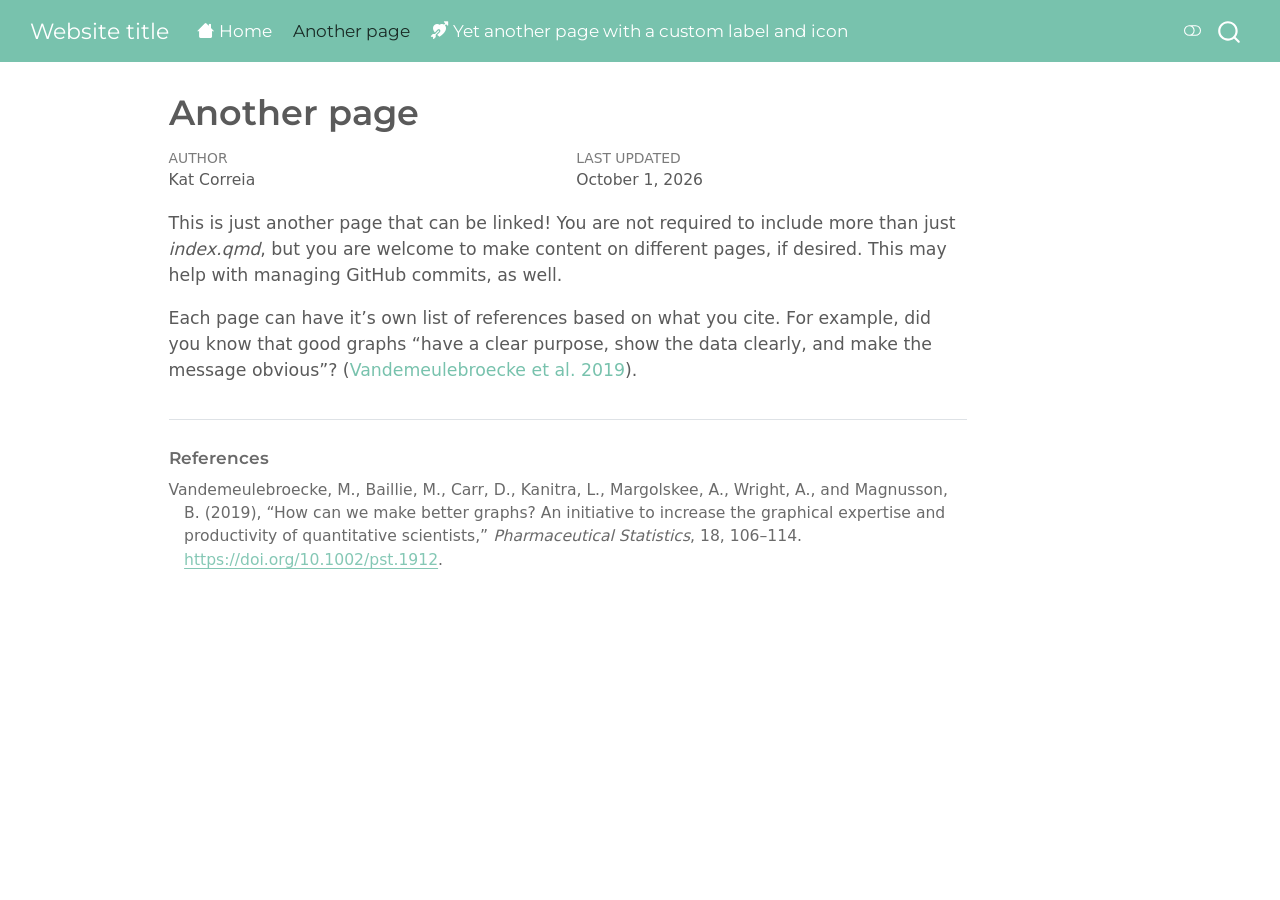
<file: docs/another-page.html>
<!DOCTYPE html>
<html xmlns="http://www.w3.org/1999/xhtml" lang="en" xml:lang="en"><head>

<meta charset="utf-8">
<meta name="generator" content="quarto-1.9.36">

<meta name="viewport" content="width=device-width, initial-scale=1.0, user-scalable=yes">

<meta name="author" content="Kat Correia">
<meta name="dcterms.date" content="2026-10-01">

<title>Another page – Website title</title>
<style>
/* Default styles provided by pandoc.
** See https://pandoc.org/MANUAL.html#variables-for-html for config info.
*/
code{white-space: pre-wrap;}
span.smallcaps{font-variant: small-caps;}
div.columns{display: flex; gap: min(4vw, 1.5em);}
div.column{flex: auto; overflow-x: auto;}
div.hanging-indent{margin-left: 1.5em; text-indent: -1.5em;}
ul.task-list{list-style: none;}
ul.task-list li input[type="checkbox"] {
  width: 0.8em;
  margin: 0 0.8em 0.2em -1em; /* quarto-specific, see https://github.com/quarto-dev/quarto-cli/issues/4556 */ 
  vertical-align: middle;
}
/* CSS for citations */
div.csl-bib-body { }
div.csl-entry {
  clear: both;
  margin-bottom: 0em;
}
.hanging-indent div.csl-entry {
  margin-left:2em;
  text-indent:-2em;
}
div.csl-left-margin {
  min-width:2em;
  float:left;
}
div.csl-right-inline {
  margin-left:2em;
  padding-left:1em;
}
div.csl-indent {
  margin-left: 2em;
}</style>


<script src="site_libs/quarto-nav/quarto-nav.js"></script>
<script src="site_libs/quarto-nav/headroom.min.js"></script>
<script src="site_libs/clipboard/clipboard.min.js"></script>
<script src="site_libs/quarto-search/autocomplete.umd.js"></script>
<script src="site_libs/quarto-search/fuse.min.js"></script>
<script src="site_libs/quarto-search/quarto-search.js"></script>
<meta name="quarto:offset" content="./">
<script src="site_libs/quarto-html/quarto.js" type="module"></script>
<script src="site_libs/quarto-html/tabsets/tabsets.js" type="module"></script>
<script src="site_libs/quarto-html/popper.min.js"></script>
<script src="site_libs/quarto-html/tippy.umd.min.js"></script>
<script src="site_libs/quarto-html/anchor.min.js"></script>
<link href="site_libs/quarto-html/tippy.css" rel="stylesheet">
<link href="site_libs/quarto-html/quarto-syntax-highlighting-845c23b38eaddc0f92fda52bfe77a8c8.css" rel="stylesheet" class="quarto-color-scheme" id="quarto-text-highlighting-styles">
<link href="site_libs/quarto-html/quarto-syntax-highlighting-dark-f418161beb48e0141c760e455f12af2c.css" rel="stylesheet" class="quarto-color-scheme quarto-color-alternate" id="quarto-text-highlighting-styles">
<link href="site_libs/quarto-html/quarto-syntax-highlighting-845c23b38eaddc0f92fda52bfe77a8c8.css" rel="stylesheet" class="quarto-color-scheme-extra" id="quarto-text-highlighting-styles">
<script src="site_libs/bootstrap/bootstrap.min.js"></script>
<link href="site_libs/bootstrap/bootstrap-icons.css" rel="stylesheet">
<link href="site_libs/bootstrap/bootstrap-8f299740da04cafd9bbed937f54ebc47.min.css" rel="stylesheet" append-hash="true" class="quarto-color-scheme" id="quarto-bootstrap" data-mode="light">
<link href="site_libs/bootstrap/bootstrap-dark-8ee5053aeeae364506ec55f3a04e01df.min.css" rel="stylesheet" append-hash="true" class="quarto-color-scheme quarto-color-alternate" id="quarto-bootstrap" data-mode="dark">
<link href="site_libs/bootstrap/bootstrap-8f299740da04cafd9bbed937f54ebc47.min.css" rel="stylesheet" append-hash="true" class="quarto-color-scheme-extra" id="quarto-bootstrap" data-mode="light">
<script id="quarto-search-options" type="application/json">{
  "location": "navbar",
  "copy-button": false,
  "collapse-after": 3,
  "panel-placement": "end",
  "type": "overlay",
  "limit": 50,
  "keyboard-shortcut": [
    "f",
    "/",
    "s"
  ],
  "show-item-context": false,
  "language": {
    "search-no-results-text": "No results",
    "search-matching-documents-text": "matching documents",
    "search-copy-link-title": "Copy link to search",
    "search-hide-matches-text": "Hide additional matches",
    "search-more-match-text": "more match in this document",
    "search-more-matches-text": "more matches in this document",
    "search-clear-button-title": "Clear",
    "search-text-placeholder": "",
    "search-detached-cancel-button-title": "Cancel",
    "search-submit-button-title": "Submit",
    "search-label": "Search"
  }
}</script>


<link rel="stylesheet" href="styles.css">
</head>

<body class="nav-fixed quarto-light"><script id="quarto-html-before-body" type="application/javascript">
    const toggleBodyColorMode = (bsSheetEl) => {
      const mode = bsSheetEl.getAttribute("data-mode");
      const bodyEl = window.document.querySelector("body");
      if (mode === "dark") {
        bodyEl.classList.add("quarto-dark");
        bodyEl.classList.remove("quarto-light");
      } else {
        bodyEl.classList.add("quarto-light");
        bodyEl.classList.remove("quarto-dark");
      }
    }
    const toggleBodyColorPrimary = () => {
      const bsSheetEl = window.document.querySelector("link#quarto-bootstrap:not([rel=disabled-stylesheet])");
      if (bsSheetEl) {
        toggleBodyColorMode(bsSheetEl);
      }
    }
    const setColorSchemeToggle = (alternate) => {
      const toggles = window.document.querySelectorAll('.quarto-color-scheme-toggle');
      for (let i=0; i < toggles.length; i++) {
        const toggle = toggles[i];
        if (toggle) {
          if (alternate) {
            toggle.classList.add("alternate");
          } else {
            toggle.classList.remove("alternate");
          }
        }
      }
    };
    const toggleColorMode = (alternate) => {
      // Switch the stylesheets
      const primaryStylesheets = window.document.querySelectorAll('link.quarto-color-scheme:not(.quarto-color-alternate)');
      const alternateStylesheets = window.document.querySelectorAll('link.quarto-color-scheme.quarto-color-alternate');
      manageTransitions('#quarto-margin-sidebar .nav-link', false);
      if (alternate) {
        // note: dark is layered on light, we don't disable primary!
        enableStylesheet(alternateStylesheets);
        for (const sheetNode of alternateStylesheets) {
          if (sheetNode.id === "quarto-bootstrap") {
            toggleBodyColorMode(sheetNode);
          }
        }
      } else {
        disableStylesheet(alternateStylesheets);
        enableStylesheet(primaryStylesheets)
        toggleBodyColorPrimary();
      }
      manageTransitions('#quarto-margin-sidebar .nav-link', true);
      // Switch the toggles
      setColorSchemeToggle(alternate)
      // Hack to workaround the fact that safari doesn't
      // properly recolor the scrollbar when toggling (#1455)
      if (navigator.userAgent.indexOf('Safari') > 0 && navigator.userAgent.indexOf('Chrome') == -1) {
        manageTransitions("body", false);
        window.scrollTo(0, 1);
        setTimeout(() => {
          window.scrollTo(0, 0);
          manageTransitions("body", true);
        }, 40);
      }
    }
    const disableStylesheet = (stylesheets) => {
      for (let i=0; i < stylesheets.length; i++) {
        const stylesheet = stylesheets[i];
        stylesheet.rel = 'disabled-stylesheet';
      }
    }
    const enableStylesheet = (stylesheets) => {
      for (let i=0; i < stylesheets.length; i++) {
        const stylesheet = stylesheets[i];
        if(stylesheet.rel !== 'stylesheet') { // for Chrome, which will still FOUC without this check
          stylesheet.rel = 'stylesheet';
        }
      }
    }
    const manageTransitions = (selector, allowTransitions) => {
      const els = window.document.querySelectorAll(selector);
      for (let i=0; i < els.length; i++) {
        const el = els[i];
        if (allowTransitions) {
          el.classList.remove('notransition');
        } else {
          el.classList.add('notransition');
        }
      }
    }
    const isFileUrl = () => {
      return window.location.protocol === 'file:';
    }
    const hasAlternateSentinel = () => {
      let styleSentinel = getColorSchemeSentinel();
      if (styleSentinel !== null) {
        return styleSentinel === "alternate";
      } else {
        return false;
      }
    }
    const setStyleSentinel = (alternate) => {
      const value = alternate ? "alternate" : "default";
      if (!isFileUrl()) {
        window.localStorage.setItem("quarto-color-scheme", value);
      } else {
        localAlternateSentinel = value;
      }
    }
    const getColorSchemeSentinel = () => {
      if (!isFileUrl()) {
        const storageValue = window.localStorage.getItem("quarto-color-scheme");
        return storageValue != null ? storageValue : localAlternateSentinel;
      } else {
        return localAlternateSentinel;
      }
    }
    const toggleGiscusIfUsed = (isAlternate, darkModeDefault) => {
      const baseTheme = document.querySelector('#giscus-base-theme')?.value ?? 'light';
      const alternateTheme = document.querySelector('#giscus-alt-theme')?.value ?? 'dark';
      let newTheme = '';
      if(authorPrefersDark) {
        newTheme = isAlternate ? baseTheme : alternateTheme;
      } else {
        newTheme = isAlternate ? alternateTheme : baseTheme;
      }
      const changeGiscusTheme = () => {
        // From: https://github.com/giscus/giscus/issues/336
        const sendMessage = (message) => {
          const iframe = document.querySelector('iframe.giscus-frame');
          if (!iframe) return;
          iframe.contentWindow.postMessage({ giscus: message }, 'https://giscus.app');
        }
        sendMessage({
          setConfig: {
            theme: newTheme
          }
        });
      }
      const isGiscussLoaded = window.document.querySelector('iframe.giscus-frame') !== null;
      if (isGiscussLoaded) {
        changeGiscusTheme();
      }
    };
    const authorPrefersDark = false;
    const darkModeDefault = authorPrefersDark;
      document.querySelector('link#quarto-text-highlighting-styles.quarto-color-scheme-extra').rel = 'disabled-stylesheet';
      document.querySelector('link#quarto-bootstrap.quarto-color-scheme-extra').rel = 'disabled-stylesheet';
    let localAlternateSentinel = darkModeDefault ? 'alternate' : 'default';
    // Dark / light mode switch
    window.quartoToggleColorScheme = () => {
      // Read the current dark / light value
      let toAlternate = !hasAlternateSentinel();
      toggleColorMode(toAlternate);
      setStyleSentinel(toAlternate);
      toggleGiscusIfUsed(toAlternate, darkModeDefault);
      window.dispatchEvent(new Event('resize'));
    };
    // Switch to dark mode if need be
    if (hasAlternateSentinel()) {
      toggleColorMode(true);
    } else {
      toggleColorMode(false);
    }
  </script>

<div id="quarto-search-results"></div>
  <header id="quarto-header" class="headroom fixed-top">
    <nav class="navbar navbar-expand-lg " data-bs-theme="dark">
      <div class="navbar-container container-fluid">
      <div class="navbar-brand-container mx-auto">
    <a class="navbar-brand" href="./index.html">
    <span class="navbar-title">Website title</span>
    </a>
  </div>
            <div id="quarto-search" class="" title="Search"></div>
          <button class="navbar-toggler" type="button" data-bs-toggle="collapse" data-bs-target="#navbarCollapse" aria-controls="navbarCollapse" role="menu" aria-expanded="false" aria-label="Toggle navigation" onclick="if (window.quartoToggleHeadroom) { window.quartoToggleHeadroom(); }">
  <span class="navbar-toggler-icon"></span>
</button>
          <div class="collapse navbar-collapse" id="navbarCollapse">
            <ul class="navbar-nav navbar-nav-scroll me-auto">
  <li class="nav-item">
    <a class="nav-link" href="./index.html"> <i class="bi bi-house" role="img">
</i> 
<span class="menu-text">Home</span></a>
  </li>  
  <li class="nav-item">
    <a class="nav-link active" href="./another-page.html" aria-current="page"> 
<span class="menu-text">Another page</span></a>
  </li>  
  <li class="nav-item">
    <a class="nav-link" href="./yet-another-page.html"> <i class="bi bi-arrow-through-heart-fill" role="img">
</i> 
<span class="menu-text">Yet another page with a custom label and icon</span></a>
  </li>  
</ul>
          </div> <!-- /navcollapse -->
            <div class="quarto-navbar-tools">
  <a href="" class="quarto-color-scheme-toggle quarto-navigation-tool  px-1" onclick="window.quartoToggleColorScheme(); return false;" title="Toggle dark mode"><i class="bi"></i></a>
</div>
      </div> <!-- /container-fluid -->
    </nav>
</header>
<!-- content -->
<div id="quarto-content" class="quarto-container page-columns page-rows-contents page-layout-article page-navbar">
<!-- sidebar -->
<!-- margin-sidebar -->
    <div id="quarto-margin-sidebar" class="sidebar margin-sidebar zindex-bottom">
        
    </div>
<!-- main -->
<main class="content" id="quarto-document-content">


<header id="title-block-header" class="quarto-title-block default">
<div class="quarto-title">
<h1 class="title">Another page</h1>
</div>



<div class="quarto-title-meta">

    <div>
    <div class="quarto-title-meta-heading">Author</div>
    <div class="quarto-title-meta-contents">
             <p>Kat Correia </p>
          </div>
  </div>
    
    <div>
    <div class="quarto-title-meta-heading">Last updated</div>
    <div class="quarto-title-meta-contents">
      <p class="date">October 1, 2026</p>
    </div>
  </div>
  
    
  </div>
  


</header>


<p>This is just another page that can be linked! You are not required to include more than just <em>index.qmd</em>, but you are welcome to make content on different pages, if desired. This may help with managing GitHub commits, as well.</p>
<p>Each page can have it’s own list of references based on what you cite. For example, did you know that good graphs “have a clear purpose, show the data clearly, and make the message obvious”? <span class="citation" data-cites="vandem2019">(<a href="#ref-vandem2019" role="doc-biblioref">Vandemeulebroecke et al. 2019</a>)</span>.</p>




<div id="quarto-appendix" class="default"><section class="quarto-appendix-contents" role="doc-bibliography" id="quarto-bibliography"><h2 class="anchored quarto-appendix-heading">References</h2><div id="refs" class="references csl-bib-body hanging-indent" data-entry-spacing="0" role="list">
<div id="ref-vandem2019" class="csl-entry" role="listitem">
Vandemeulebroecke, M., Baillie, M., Carr, D., Kanitra, L., Margolskee, A., Wright, A., and Magnusson, B. (2019), <span>“How can we make better graphs? An initiative to increase the graphical expertise and productivity of quantitative scientists,”</span> <em>Pharmaceutical Statistics</em>, 18, 106–114. <a href="https://doi.org/10.1002/pst.1912">https://doi.org/10.1002/pst.1912</a>.
</div>
</div></section></div></main> <!-- /main -->
<script id="quarto-html-after-body" type="application/javascript">
  window.document.addEventListener("DOMContentLoaded", function (event) {
    // Ensure there is a toggle, if there isn't float one in the top right
    if (window.document.querySelector('.quarto-color-scheme-toggle') === null) {
      const a = window.document.createElement('a');
      a.classList.add('top-right');
      a.classList.add('quarto-color-scheme-toggle');
      a.href = "";
      a.onclick = function() { try { window.quartoToggleColorScheme(); } catch {} return false; };
      const i = window.document.createElement("i");
      i.classList.add('bi');
      a.appendChild(i);
      window.document.body.appendChild(a);
    }
    setColorSchemeToggle(hasAlternateSentinel())
    const icon = "";
    const anchorJS = new window.AnchorJS();
    anchorJS.options = {
      placement: 'right',
      icon: icon
    };
    anchorJS.add('.anchored');
    const isCodeAnnotation = (el) => {
      for (const clz of el.classList) {
        if (clz.startsWith('code-annotation-')) {                     
          return true;
        }
      }
      return false;
    }
    const onCopySuccess = function(e) {
      // button target
      const button = e.trigger;
      // don't keep focus
      button.blur();
      // flash "checked"
      button.classList.add('code-copy-button-checked');
      var currentTitle = button.getAttribute("title");
      button.setAttribute("title", "Copied!");
      let tooltip;
      if (window.bootstrap) {
        button.setAttribute("data-bs-toggle", "tooltip");
        button.setAttribute("data-bs-placement", "left");
        button.setAttribute("data-bs-title", "Copied!");
        tooltip = new bootstrap.Tooltip(button, 
          { trigger: "manual", 
            customClass: "code-copy-button-tooltip",
            offset: [0, -8]});
        tooltip.show();    
      }
      setTimeout(function() {
        if (tooltip) {
          tooltip.hide();
          button.removeAttribute("data-bs-title");
          button.removeAttribute("data-bs-toggle");
          button.removeAttribute("data-bs-placement");
        }
        button.setAttribute("title", currentTitle);
        button.classList.remove('code-copy-button-checked');
      }, 1000);
      // clear code selection
      e.clearSelection();
    }
    const getTextToCopy = function(trigger) {
      const outerScaffold = trigger.parentElement.cloneNode(true);
      const codeEl = outerScaffold.querySelector('code');
      for (const childEl of codeEl.children) {
        if (isCodeAnnotation(childEl)) {
          childEl.remove();
        }
      }
      return codeEl.innerText;
    }
    const clipboard = new window.ClipboardJS('.code-copy-button:not([data-in-quarto-modal])', {
      text: getTextToCopy
    });
    clipboard.on('success', onCopySuccess);
    if (window.document.getElementById('quarto-embedded-source-code-modal')) {
      const clipboardModal = new window.ClipboardJS('.code-copy-button[data-in-quarto-modal]', {
        text: getTextToCopy,
        container: window.document.getElementById('quarto-embedded-source-code-modal')
      });
      clipboardModal.on('success', onCopySuccess);
    }
      var localhostRegex = new RegExp(/^(?:http|https):\/\/localhost\:?[0-9]*\//);
      var mailtoRegex = new RegExp(/^mailto:/);
        var filterRegex = new RegExp('/' + window.location.host + '/');
      var isInternal = (href) => {
          return filterRegex.test(href) || localhostRegex.test(href) || mailtoRegex.test(href);
      }
      // Inspect non-navigation links and adorn them if external
     var links = window.document.querySelectorAll('a[href]:not(.nav-link):not(.navbar-brand):not(.toc-action):not(.sidebar-link):not(.sidebar-item-toggle):not(.pagination-link):not(.no-external):not([aria-hidden]):not(.dropdown-item):not(.quarto-navigation-tool):not(.about-link)');
      for (var i=0; i<links.length; i++) {
        const link = links[i];
        if (!isInternal(link.href)) {
          // undo the damage that might have been done by quarto-nav.js in the case of
          // links that we want to consider external
          if (link.dataset.originalHref !== undefined) {
            link.href = link.dataset.originalHref;
          }
        }
      }
    function tippyHover(el, contentFn, onTriggerFn, onUntriggerFn) {
      const config = {
        allowHTML: true,
        maxWidth: 500,
        delay: 100,
        arrow: false,
        appendTo: function(el) {
            return el.parentElement;
        },
        interactive: true,
        interactiveBorder: 10,
        theme: 'quarto',
        placement: 'bottom-start',
      };
      if (contentFn) {
        config.content = contentFn;
      }
      if (onTriggerFn) {
        config.onTrigger = onTriggerFn;
      }
      if (onUntriggerFn) {
        config.onUntrigger = onUntriggerFn;
      }
      window.tippy(el, config); 
    }
    const noterefs = window.document.querySelectorAll('a[role="doc-noteref"]');
    for (var i=0; i<noterefs.length; i++) {
      const ref = noterefs[i];
      tippyHover(ref, function() {
        // use id or data attribute instead here
        let href = ref.getAttribute('data-footnote-href') || ref.getAttribute('href');
        try { href = new URL(href).hash; } catch {}
        const id = href.replace(/^#\/?/, "");
        const note = window.document.getElementById(id);
        if (note) {
          return note.innerHTML;
        } else {
          return "";
        }
      });
    }
        let selectedAnnoteEl;
        const selectorForAnnotation = ( cell, annotation) => {
          let cellAttr = 'data-code-cell="' + cell + '"';
          let lineAttr = 'data-code-annotation="' +  annotation + '"';
          const selector = 'span[' + cellAttr + '][' + lineAttr + ']';
          return selector;
        }
        const selectCodeLines = (annoteEl) => {
          const doc = window.document;
          const targetCell = annoteEl.getAttribute("data-target-cell");
          const targetAnnotation = annoteEl.getAttribute("data-target-annotation");
          const annoteSpan = window.document.querySelector(selectorForAnnotation(targetCell, targetAnnotation));
          const lines = annoteSpan.getAttribute("data-code-lines").split(",");
          const lineIds = lines.map((line) => {
            return targetCell + "-" + line;
          })
          let top = null;
          let height = null;
          let parent = null;
          if (lineIds.length > 0) {
              //compute the position of the single el (top and bottom and make a div)
              const el = window.document.getElementById(lineIds[0]);
              top = el.offsetTop;
              height = el.offsetHeight;
              parent = el.parentElement.parentElement;
            if (lineIds.length > 1) {
              const lastEl = window.document.getElementById(lineIds[lineIds.length - 1]);
              const bottom = lastEl.offsetTop + lastEl.offsetHeight;
              height = bottom - top;
            }
            if (top !== null && height !== null && parent !== null) {
              // cook up a div (if necessary) and position it 
              let div = window.document.getElementById("code-annotation-line-highlight");
              if (div === null) {
                div = window.document.createElement("div");
                div.setAttribute("id", "code-annotation-line-highlight");
                div.style.position = 'absolute';
                parent.appendChild(div);
              }
              div.style.top = top - 2 + "px";
              div.style.height = height + 4 + "px";
              div.style.left = 0;
              let gutterDiv = window.document.getElementById("code-annotation-line-highlight-gutter");
              if (gutterDiv === null) {
                gutterDiv = window.document.createElement("div");
                gutterDiv.setAttribute("id", "code-annotation-line-highlight-gutter");
                gutterDiv.style.position = 'absolute';
                const codeCell = window.document.getElementById(targetCell);
                const gutter = codeCell.querySelector('.code-annotation-gutter');
                gutter.appendChild(gutterDiv);
              }
              gutterDiv.style.top = top - 2 + "px";
              gutterDiv.style.height = height + 4 + "px";
            }
            selectedAnnoteEl = annoteEl;
          }
        };
        const unselectCodeLines = () => {
          const elementsIds = ["code-annotation-line-highlight", "code-annotation-line-highlight-gutter"];
          elementsIds.forEach((elId) => {
            const div = window.document.getElementById(elId);
            if (div) {
              div.remove();
            }
          });
          selectedAnnoteEl = undefined;
        };
          // Handle positioning of the toggle
      window.addEventListener(
        "resize",
        throttle(() => {
          elRect = undefined;
          if (selectedAnnoteEl) {
            selectCodeLines(selectedAnnoteEl);
          }
        }, 10)
      );
      function throttle(fn, ms) {
      let throttle = false;
      let timer;
        return (...args) => {
          if(!throttle) { // first call gets through
              fn.apply(this, args);
              throttle = true;
          } else { // all the others get throttled
              if(timer) clearTimeout(timer); // cancel #2
              timer = setTimeout(() => {
                fn.apply(this, args);
                timer = throttle = false;
              }, ms);
          }
        };
      }
        // Attach click handler to the DT
        const annoteDls = window.document.querySelectorAll('dt[data-target-cell]');
        for (const annoteDlNode of annoteDls) {
          annoteDlNode.addEventListener('click', (event) => {
            const clickedEl = event.target;
            if (clickedEl !== selectedAnnoteEl) {
              unselectCodeLines();
              const activeEl = window.document.querySelector('dt[data-target-cell].code-annotation-active');
              if (activeEl) {
                activeEl.classList.remove('code-annotation-active');
              }
              selectCodeLines(clickedEl);
              clickedEl.classList.add('code-annotation-active');
            } else {
              // Unselect the line
              unselectCodeLines();
              clickedEl.classList.remove('code-annotation-active');
            }
          });
        }
    const findCites = (el) => {
      const parentEl = el.parentElement;
      if (parentEl) {
        const cites = parentEl.dataset.cites;
        if (cites) {
          return {
            el,
            cites: cites.split(' ')
          };
        } else {
          return findCites(el.parentElement)
        }
      } else {
        return undefined;
      }
    };
    var bibliorefs = window.document.querySelectorAll('a[role="doc-biblioref"]');
    for (var i=0; i<bibliorefs.length; i++) {
      const ref = bibliorefs[i];
      const citeInfo = findCites(ref);
      if (citeInfo) {
        tippyHover(citeInfo.el, function() {
          var popup = window.document.createElement('div');
          citeInfo.cites.forEach(function(cite) {
            var citeDiv = window.document.createElement('div');
            citeDiv.classList.add('hanging-indent');
            citeDiv.classList.add('csl-entry');
            var biblioDiv = window.document.getElementById('ref-' + cite);
            if (biblioDiv) {
              citeDiv.innerHTML = biblioDiv.innerHTML;
            }
            popup.appendChild(citeDiv);
          });
          return popup.innerHTML;
        });
      }
    }
  });
  </script>
</div> <!-- /content -->




</body></html>
</file>
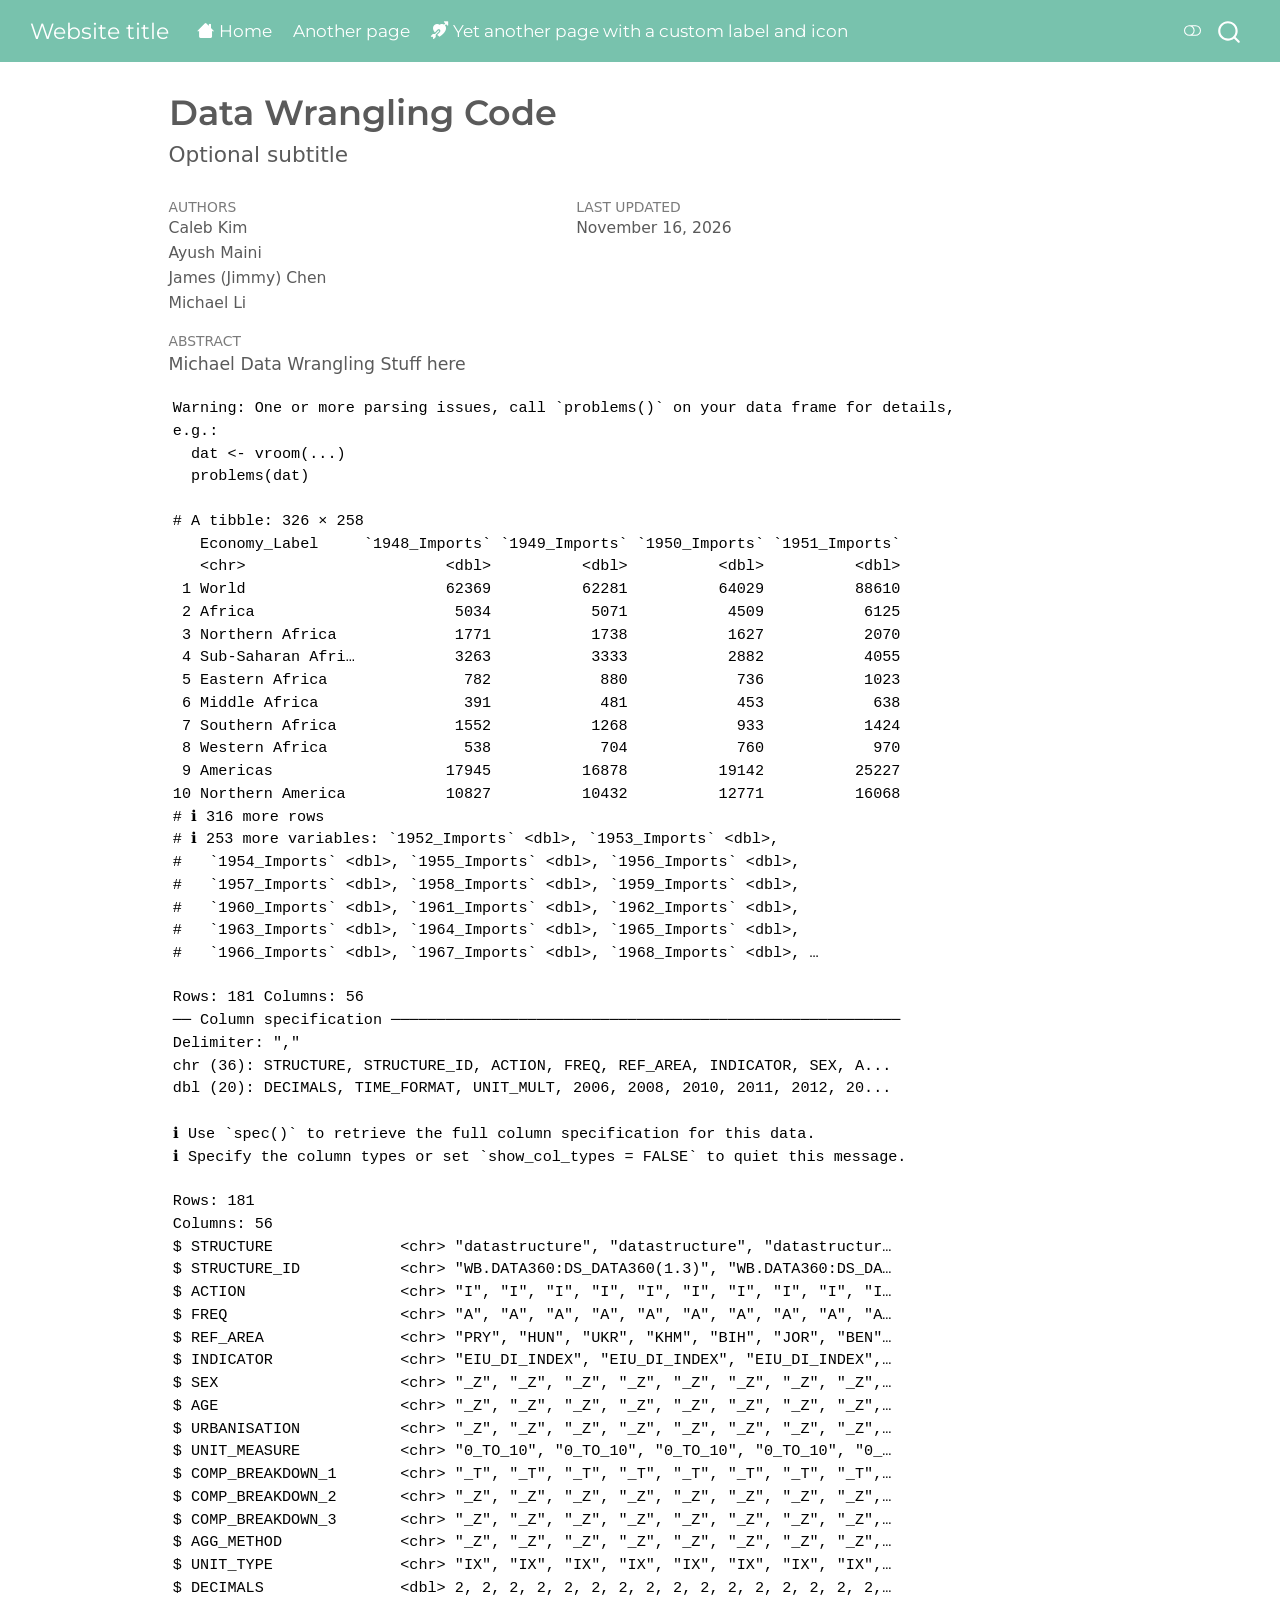
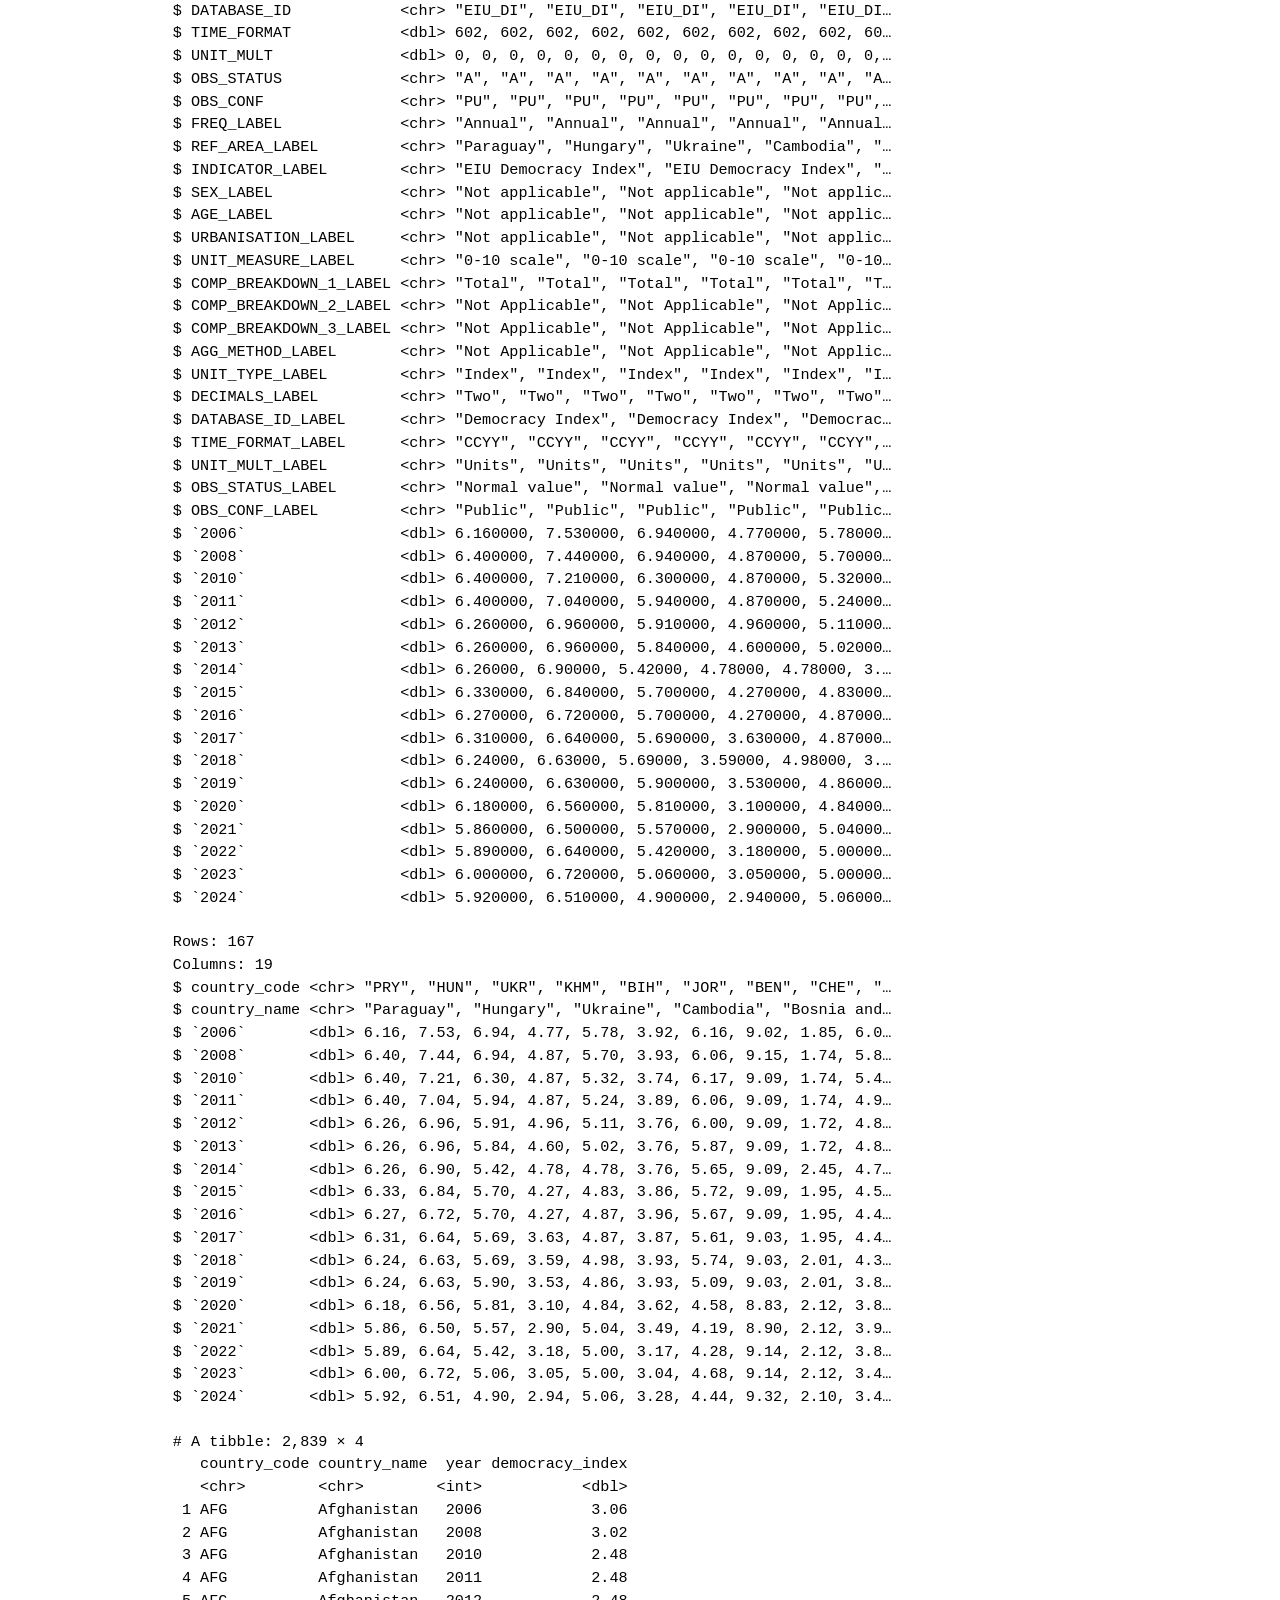
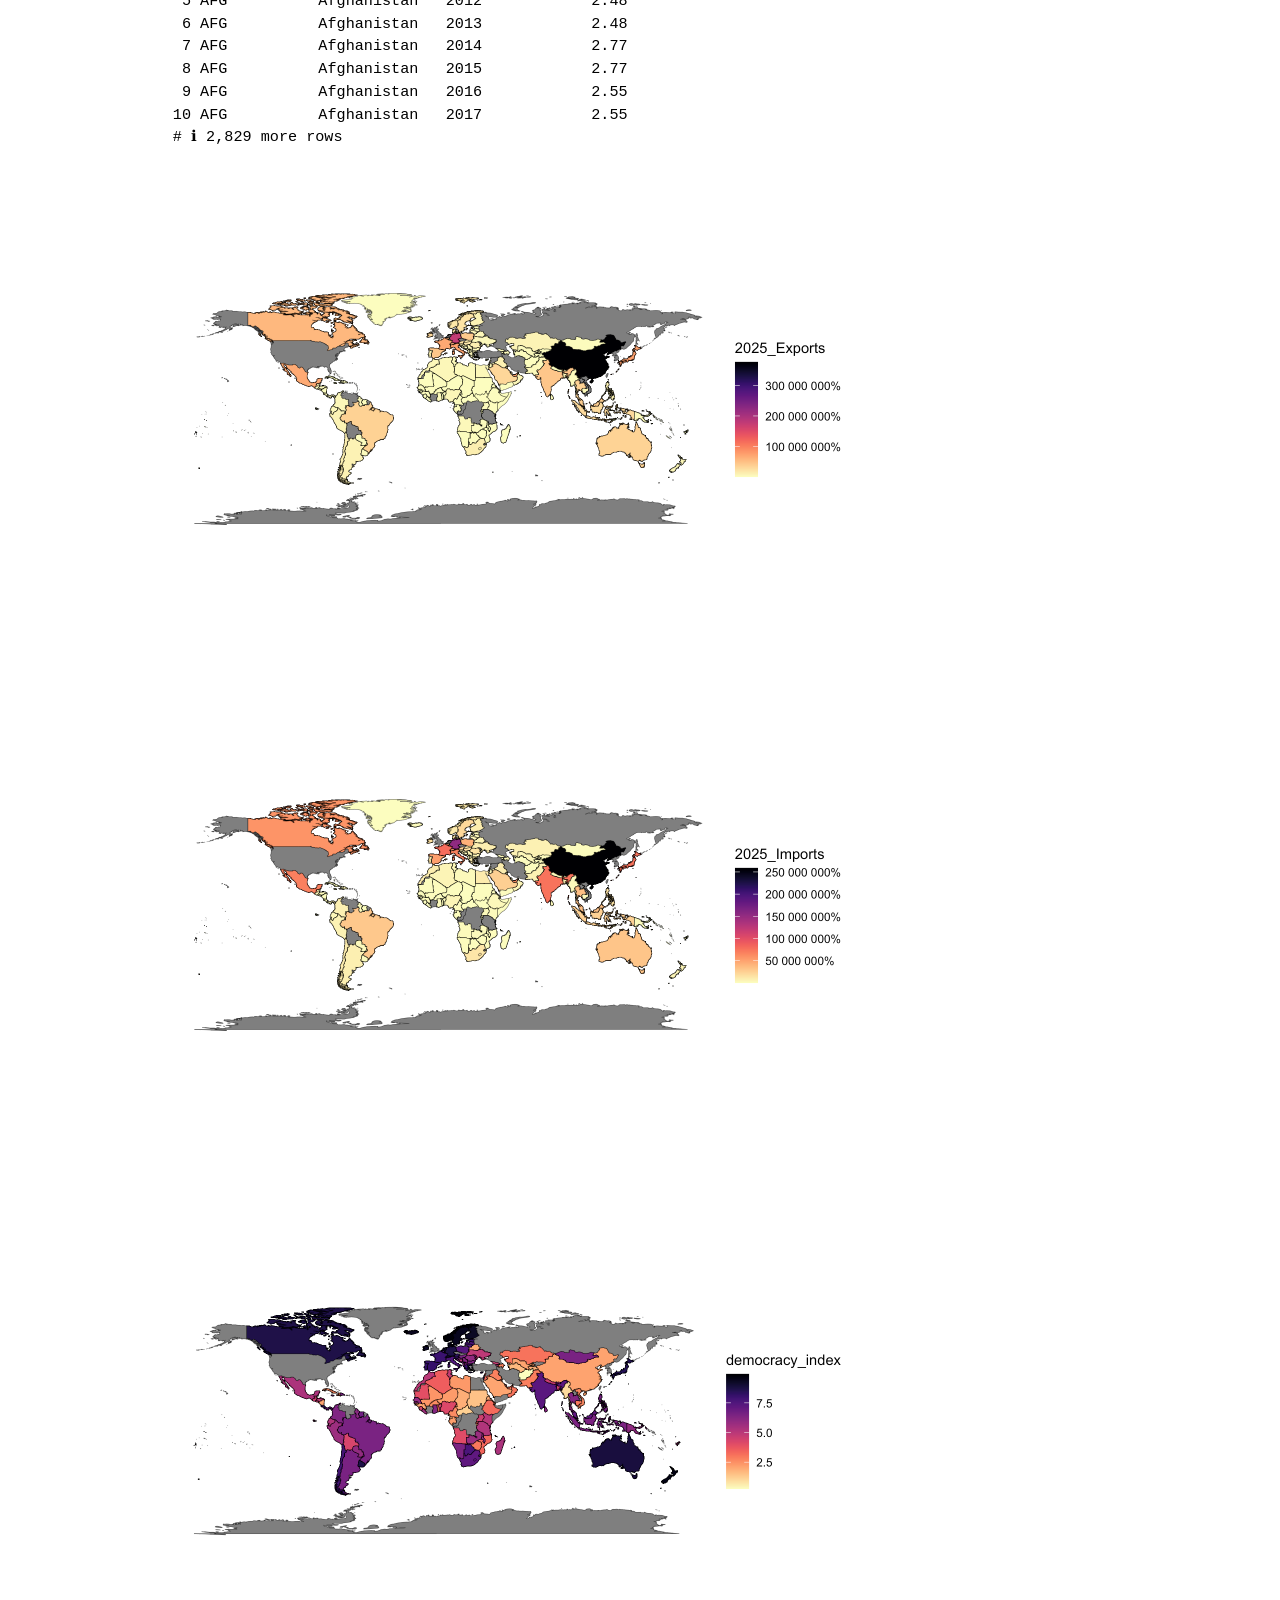
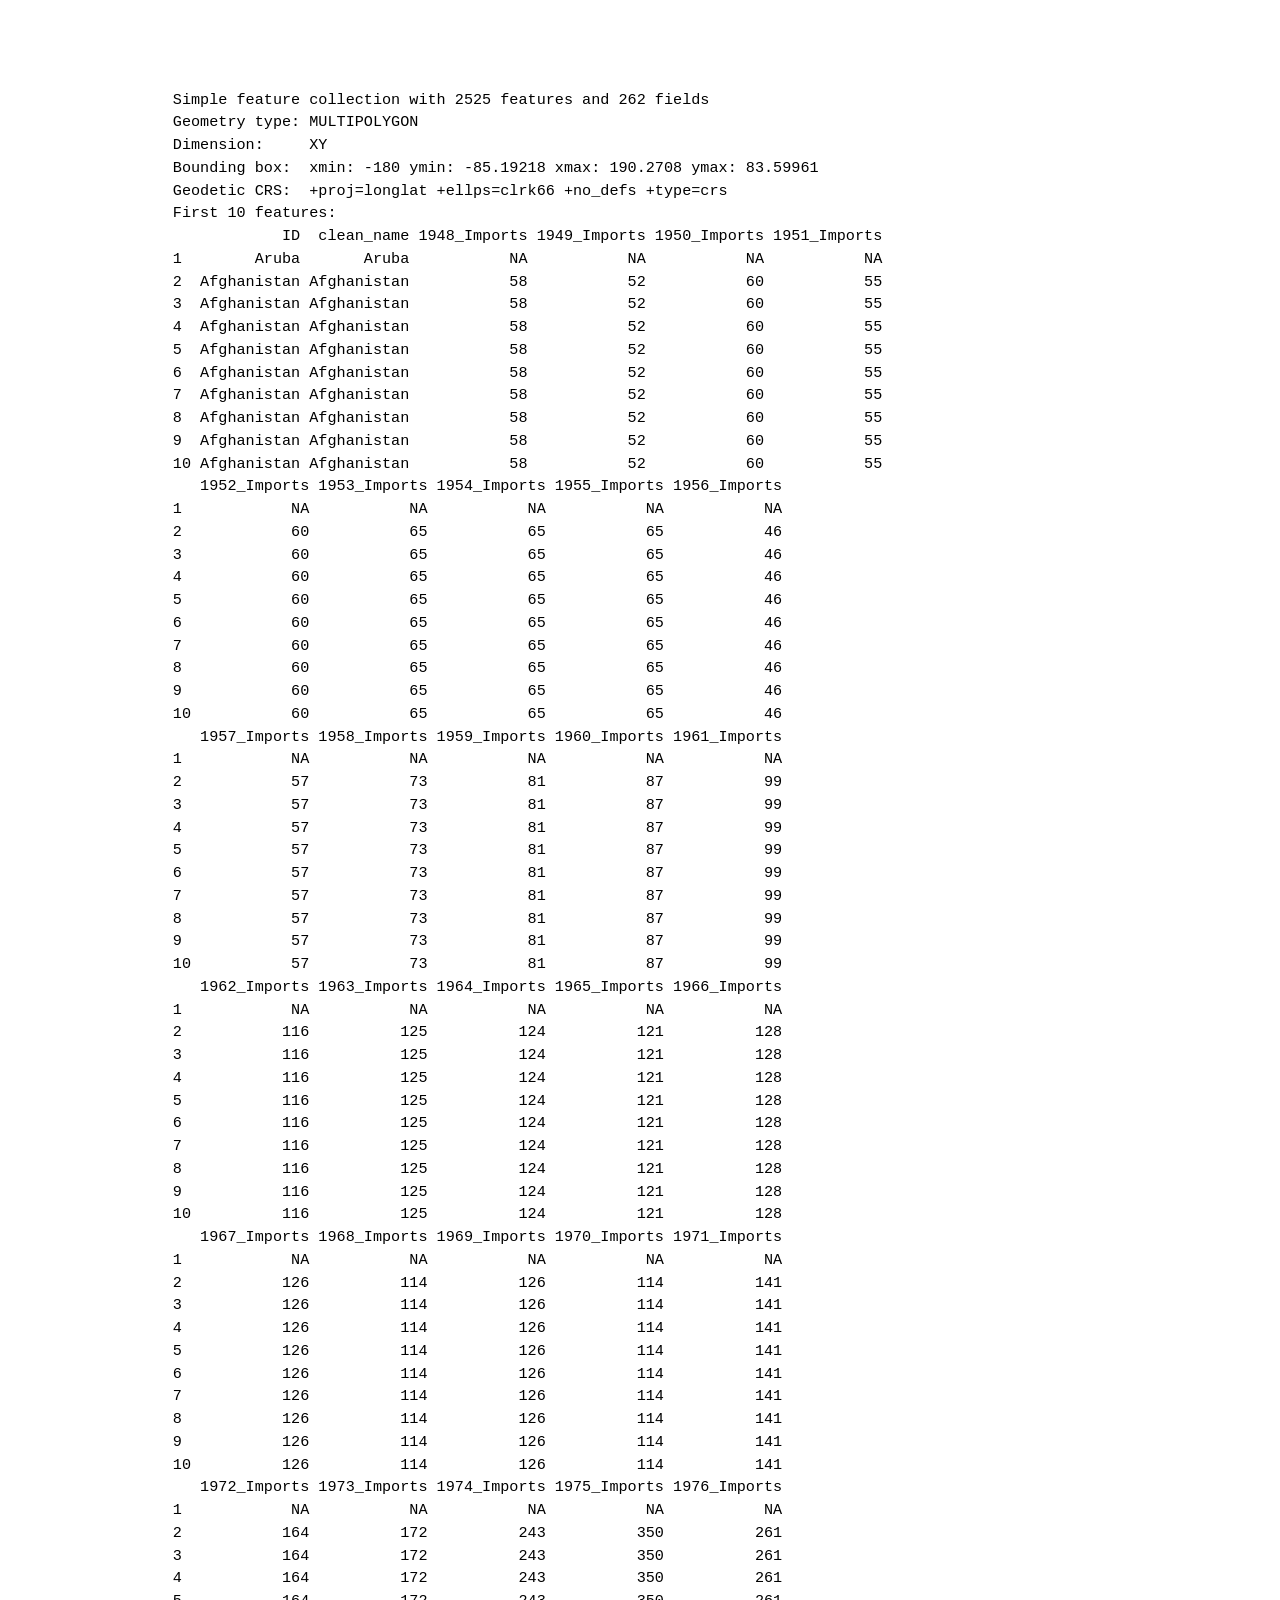
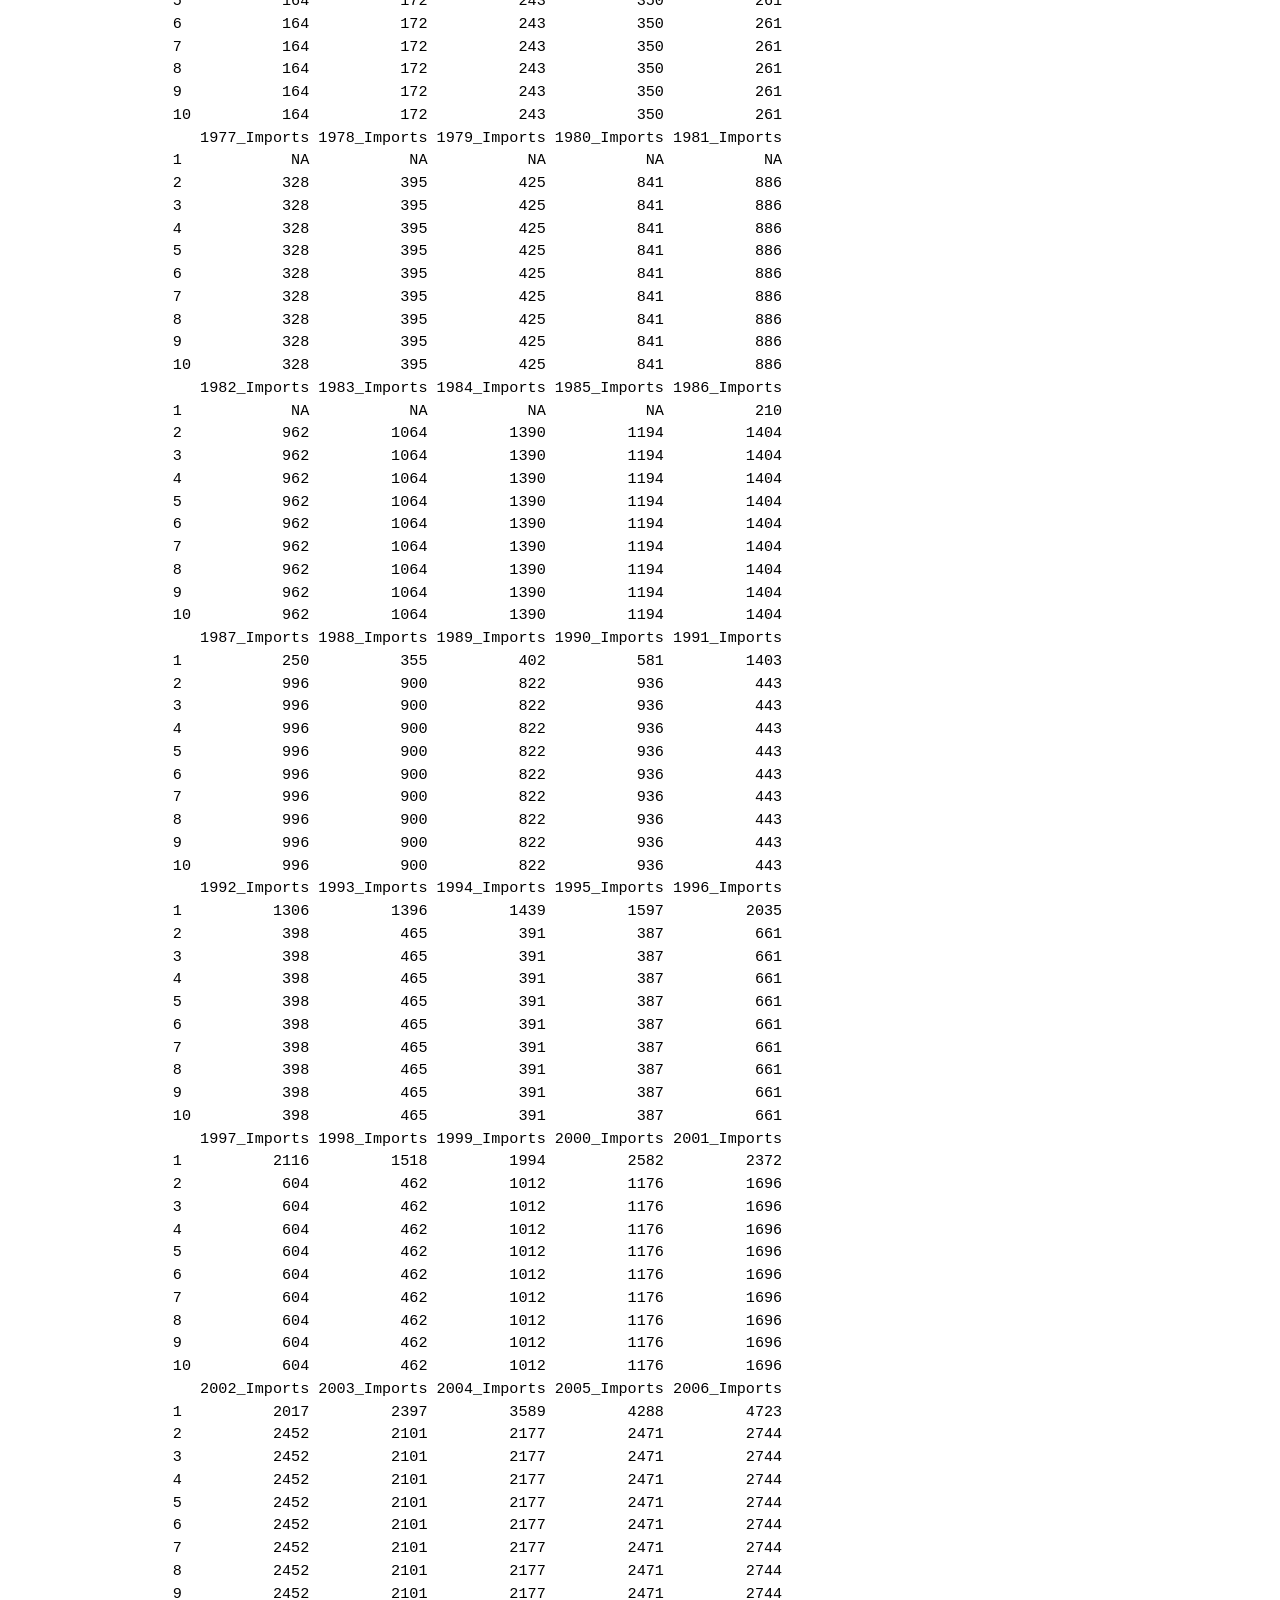
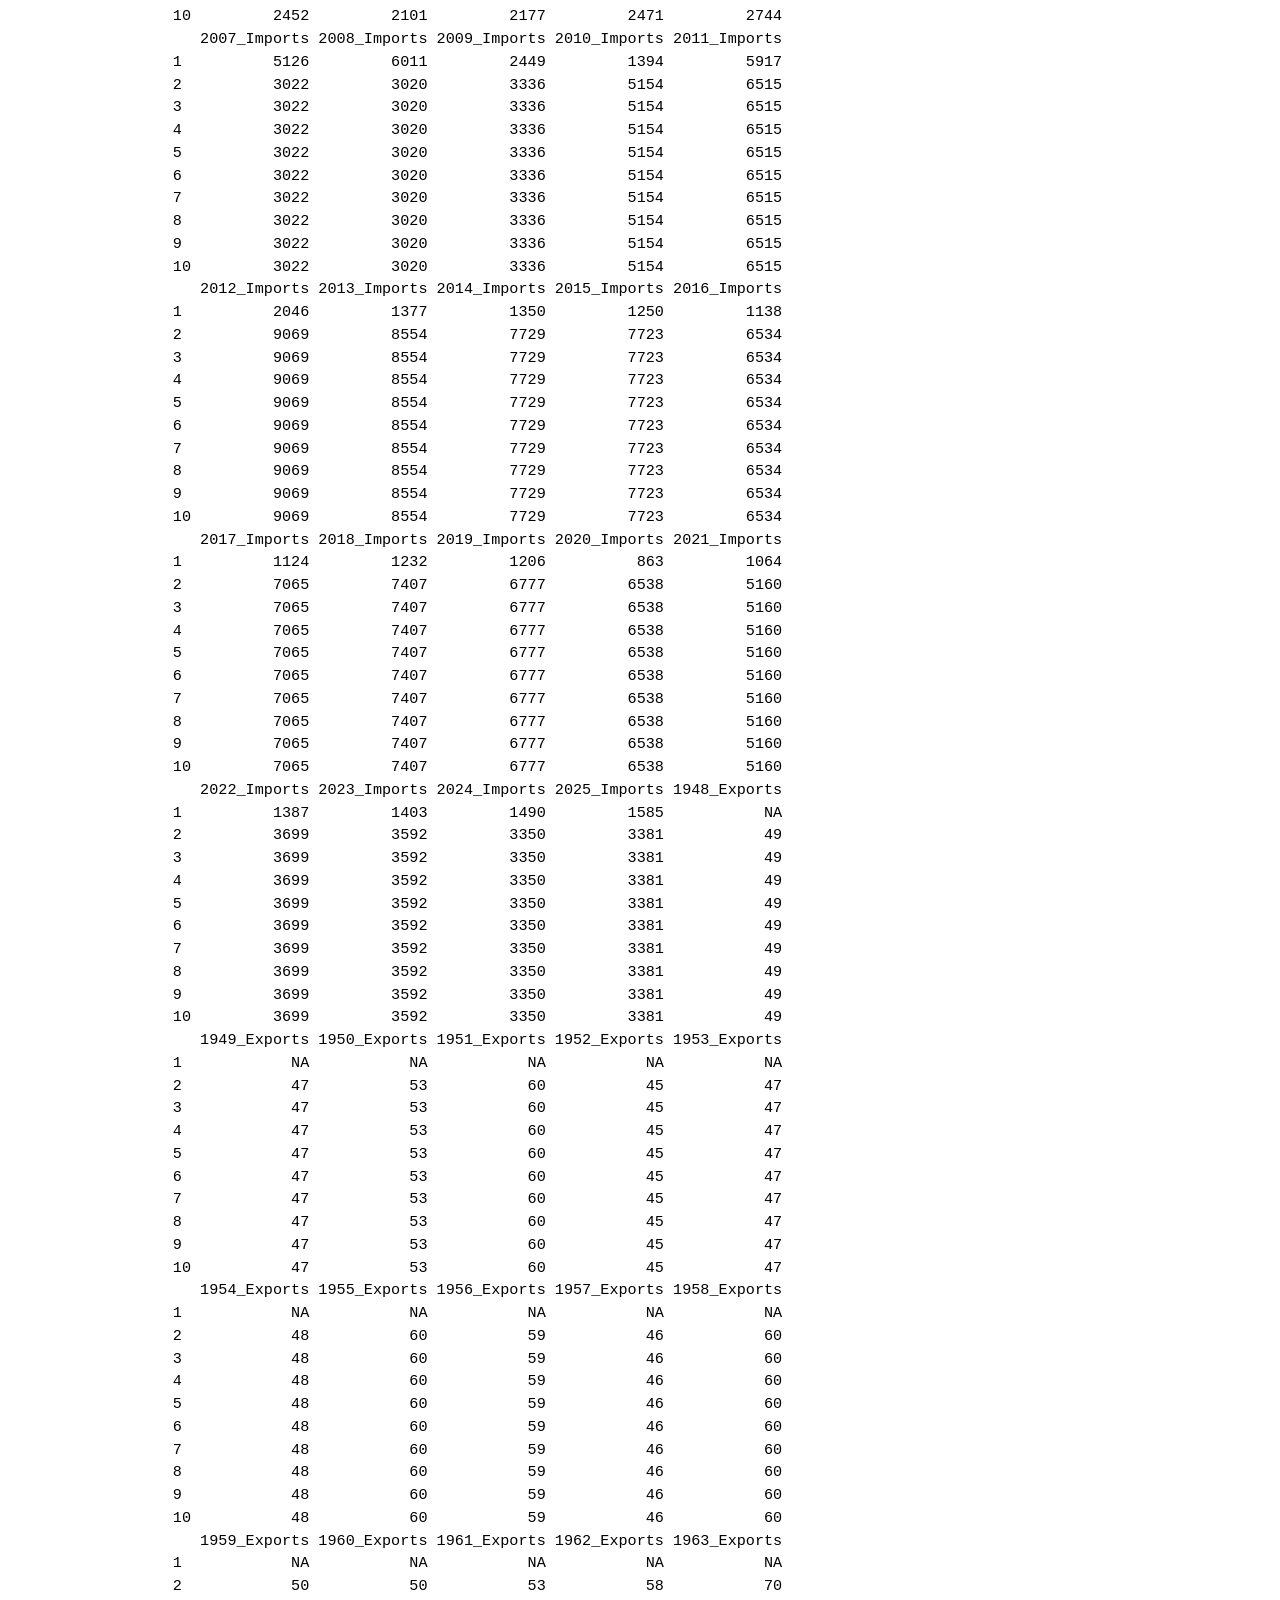
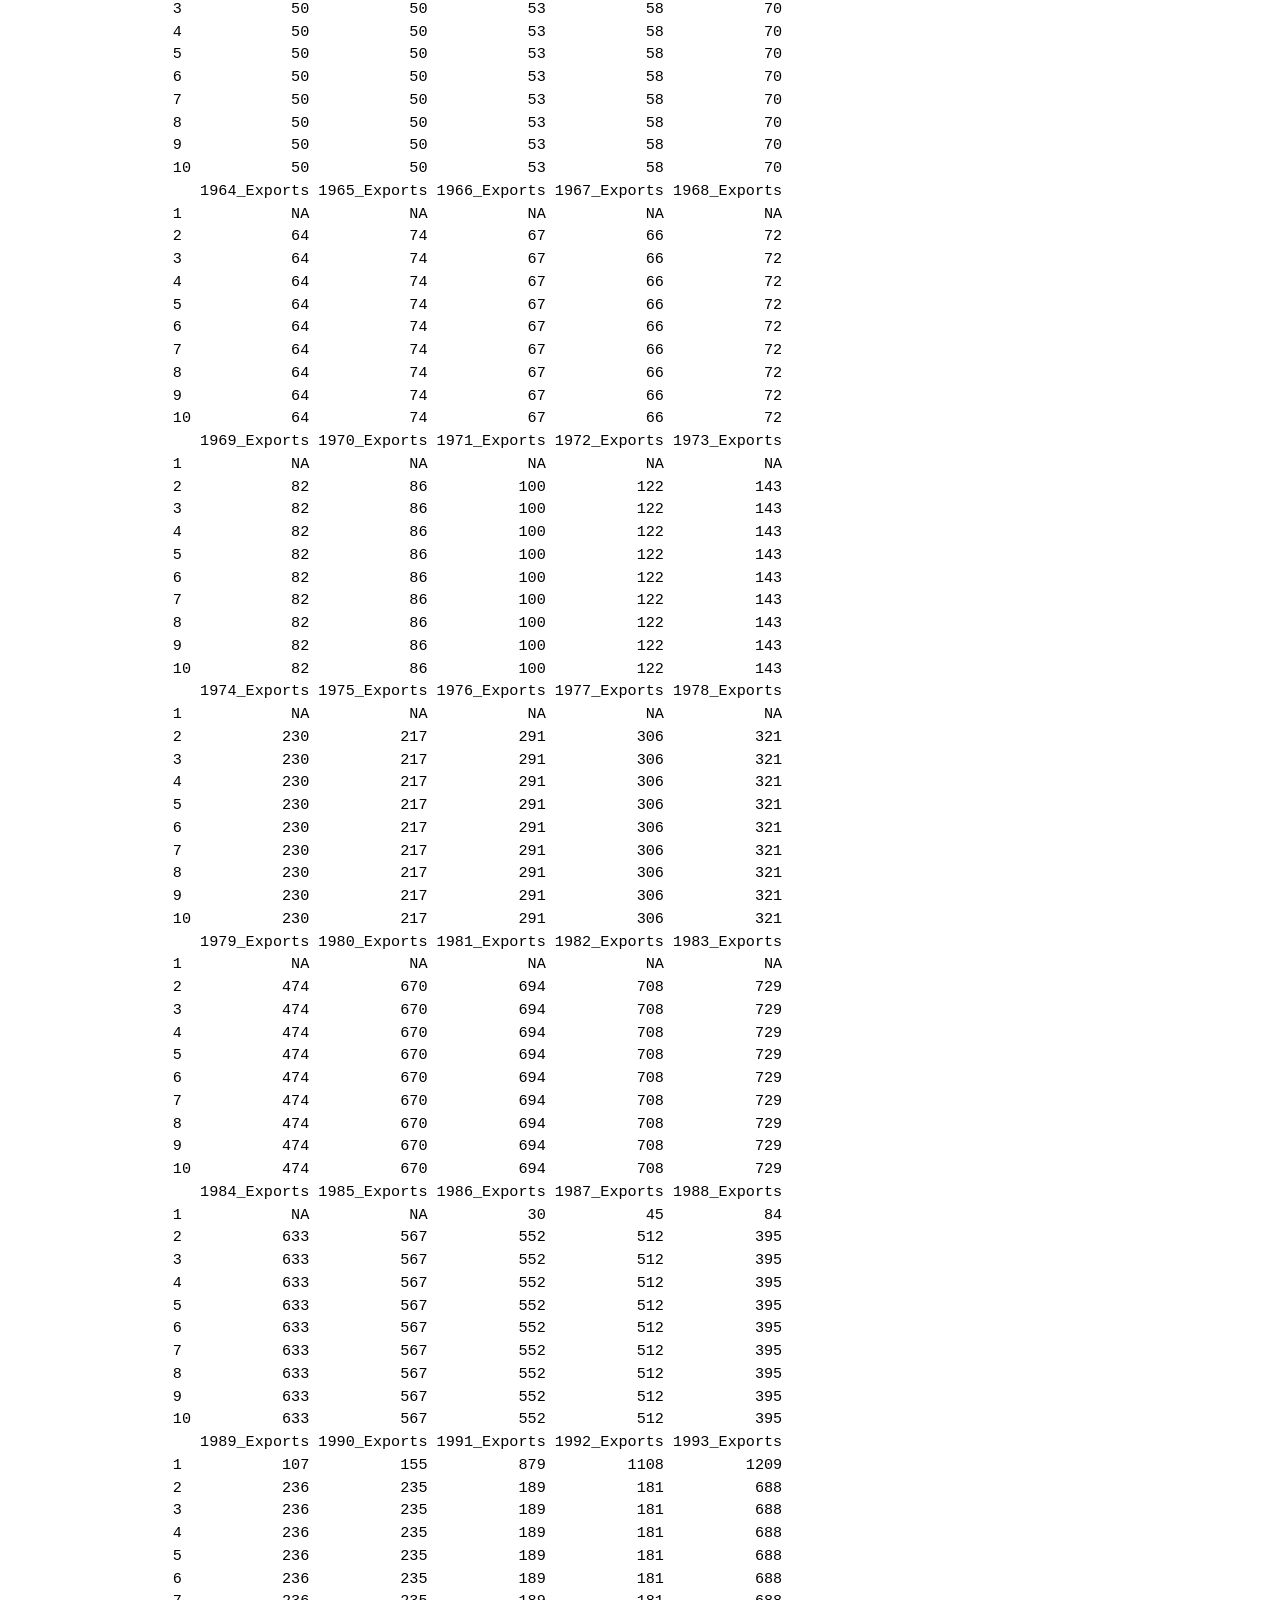
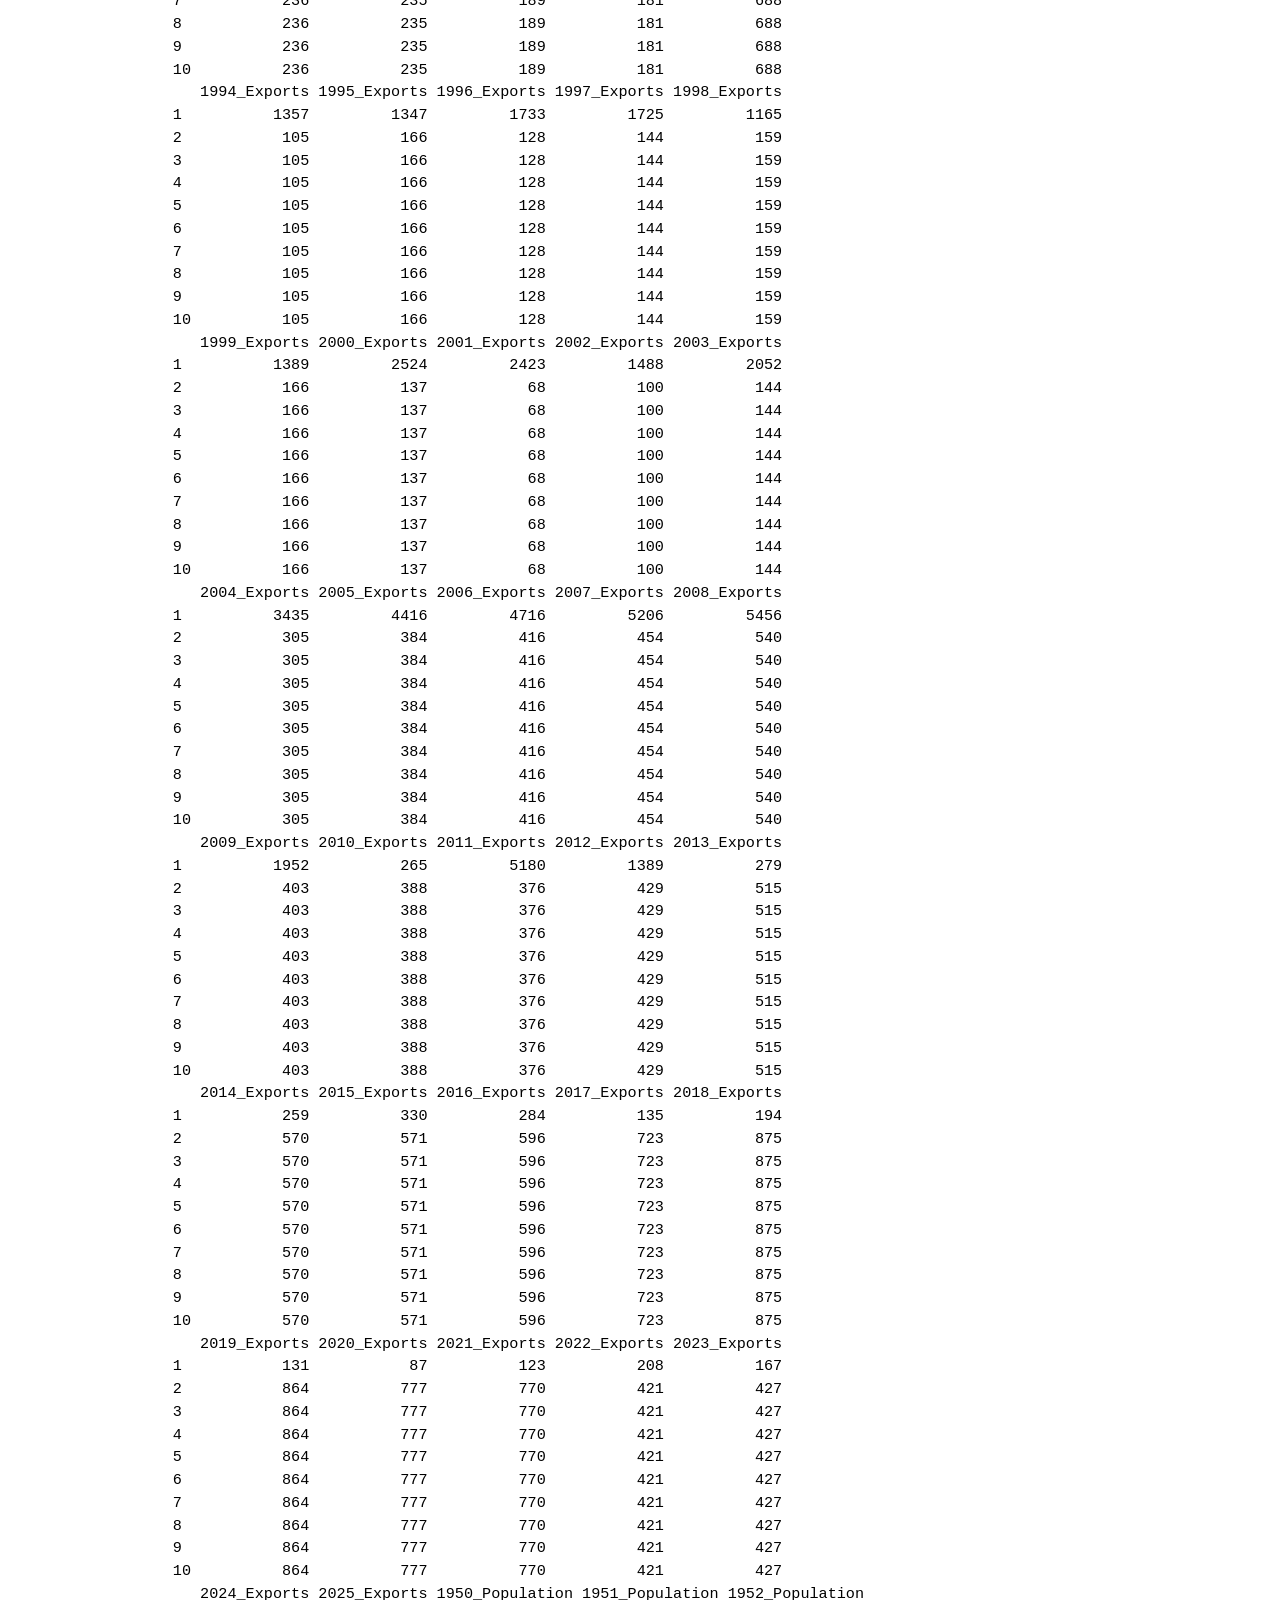
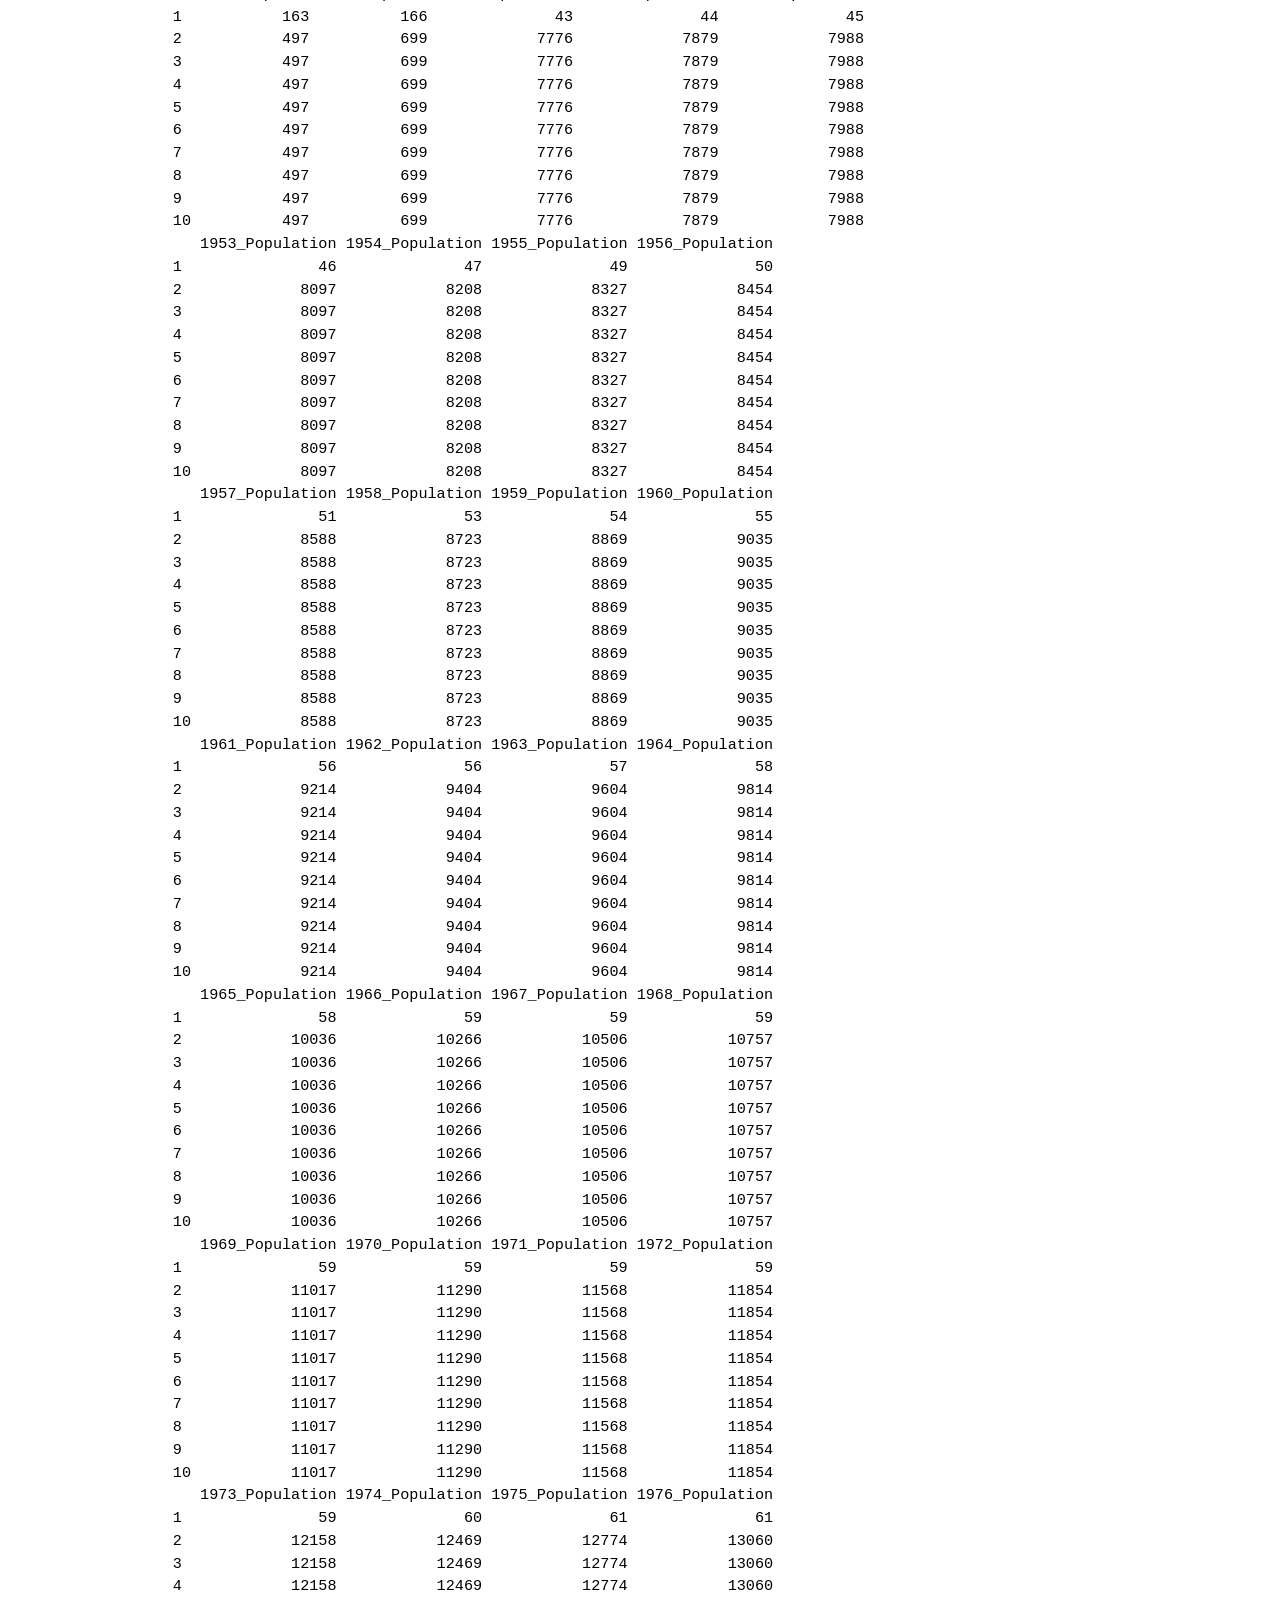
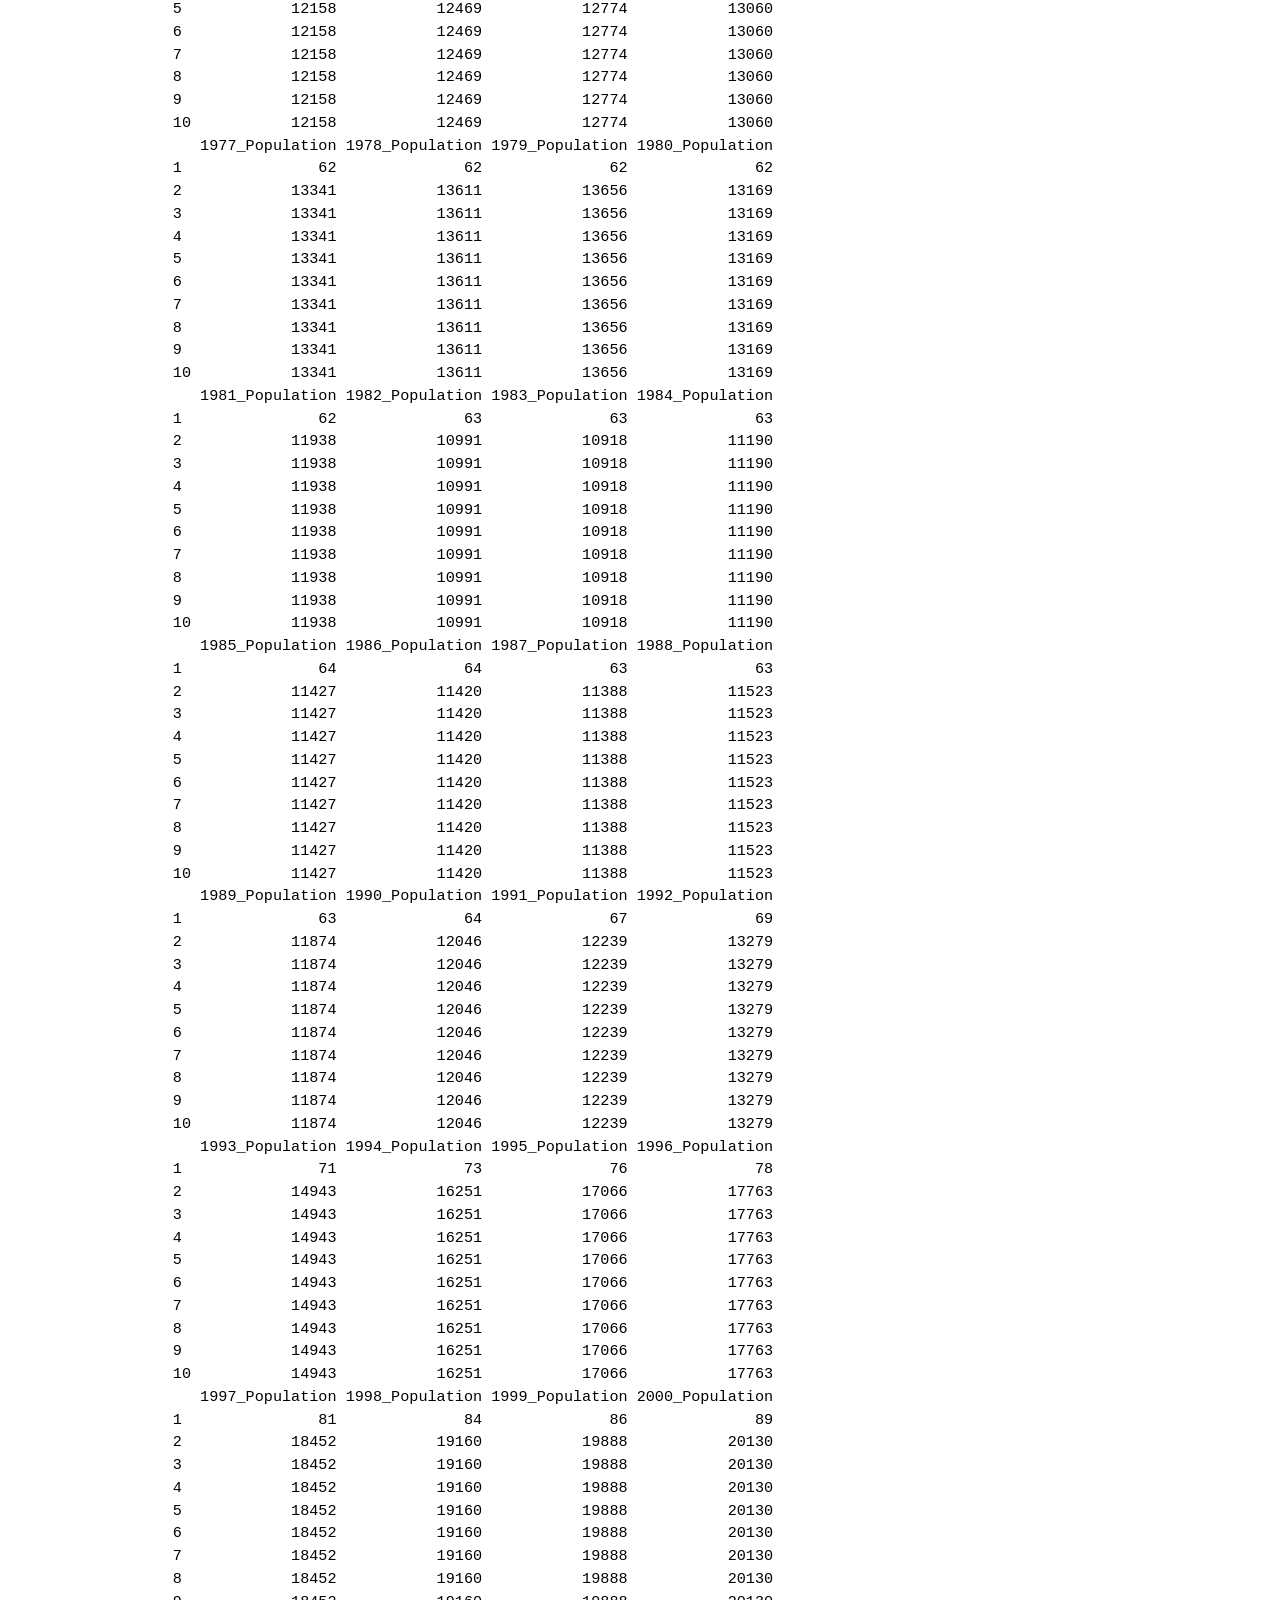
<file: docs/MichaelDataWrangling.html>
<!DOCTYPE html>
<html xmlns="http://www.w3.org/1999/xhtml" lang="en" xml:lang="en"><head>

<meta charset="utf-8">
<meta name="generator" content="quarto-1.10.18">

<meta name="viewport" content="width=device-width, initial-scale=1.0, user-scalable=yes">

<meta name="author" content="Caleb Kim">
<meta name="author" content="Ayush Maini">
<meta name="author" content="James (Jimmy) Chen">
<meta name="author" content="Michael Li">
<meta name="dcterms.date" content="2026-11-16">

<title>Data Wrangling Code – Website title</title>
<style>
/* Default styles provided by pandoc.
** See https://pandoc.org/MANUAL.html#variables-for-html for config info.
*/
span.smallcaps{font-variant: small-caps;}
div.columns{display: flex; gap: 1.5em;}
div.column{flex: auto;}
@media screen {
div.columns{gap: min(4vw, 1.5em);}
div.column{overflow-x: auto;}
}
div.hanging-indent{margin-left: 1.5em; text-indent: -1.5em;}
ul.task-list{list-style: none;}
ul.task-list li input[type="checkbox"] {
  width: 0.8em;
  margin: 0 0.8em 0.2em -1em; /* quarto-specific, see https://github.com/quarto-dev/quarto-cli/issues/4556 */ 
  vertical-align: middle;
}
</style>


<script src="site_libs/quarto-nav/quarto-nav.js"></script>
<script src="site_libs/quarto-nav/headroom.min.js"></script>
<script src="site_libs/clipboard/clipboard.min.js"></script>
<script src="site_libs/quarto-search/autocomplete.umd.js"></script>
<script src="site_libs/quarto-search/fuse.min.js"></script>
<script src="site_libs/quarto-search/quarto-search.js"></script>
<meta name="quarto:offset" content="./">
<script src="site_libs/quarto-html/quarto.js" type="module"></script>
<script src="site_libs/quarto-html/tabsets/tabsets.js" type="module"></script>
<script src="site_libs/quarto-html/popper.min.js"></script>
<script src="site_libs/quarto-html/tippy.umd.min.js"></script>
<script src="site_libs/quarto-html/anchor.min.js"></script>
<link href="site_libs/quarto-html/tippy.css" rel="stylesheet">
<link href="site_libs/quarto-html/quarto-syntax-highlighting-64a204ab8560d761af7679ceaba22944.css" rel="stylesheet" class="quarto-color-scheme" id="quarto-text-highlighting-styles">
<link href="site_libs/quarto-html/quarto-syntax-highlighting-dark-b85bc7c33db8c58e0ec93c3465666fed.css" rel="stylesheet" class="quarto-color-scheme quarto-color-alternate" id="quarto-text-highlighting-styles">
<link href="site_libs/quarto-html/quarto-syntax-highlighting-64a204ab8560d761af7679ceaba22944.css" rel="stylesheet" class="quarto-color-scheme-extra" id="quarto-text-highlighting-styles">
<script src="site_libs/bootstrap/bootstrap.min.js"></script>
<link href="site_libs/bootstrap/bootstrap-icons.css" rel="stylesheet">
<link href="site_libs/bootstrap/bootstrap-a98bb977f1b478e228fc3a3de7c39810.min.css" rel="stylesheet" append-hash="true" class="quarto-color-scheme" id="quarto-bootstrap" data-mode="light">
<link href="site_libs/bootstrap/bootstrap-dark-65631b540c0e7a9fa29bd8c630d93ca7.min.css" rel="stylesheet" append-hash="true" class="quarto-color-scheme quarto-color-alternate" id="quarto-bootstrap" data-mode="dark">
<link href="site_libs/bootstrap/bootstrap-a98bb977f1b478e228fc3a3de7c39810.min.css" rel="stylesheet" append-hash="true" class="quarto-color-scheme-extra" id="quarto-bootstrap" data-mode="light">
<script id="quarto-search-options" type="application/json">{
  "location": "navbar",
  "copy-button": false,
  "collapse-after": 3,
  "panel-placement": "end",
  "type": "overlay",
  "limit": 50,
  "keyboard-shortcut": [
    "f",
    "/",
    "s"
  ],
  "show-item-context": false,
  "language": {
    "search-no-results-text": "No results",
    "search-matching-documents-text": "matching documents",
    "search-copy-link-title": "Copy link to search",
    "search-hide-matches-text": "Hide additional matches",
    "search-more-match-text": "more match in this document",
    "search-more-matches-text": "more matches in this document",
    "search-clear-button-title": "Clear",
    "search-text-placeholder": "",
    "search-detached-cancel-button-title": "Cancel",
    "search-submit-button-title": "Submit",
    "search-label": "Search"
  }
}</script>


<link rel="stylesheet" href="styles.css">
</head>

<body class="nav-fixed quarto-light"><script id="quarto-html-before-body" type="application/javascript">
    const toggleBodyColorMode = (bsSheetEl) => {
      const mode = bsSheetEl.getAttribute("data-mode");
      const bodyEl = window.document.querySelector("body");
      if (mode === "dark") {
        bodyEl.classList.add("quarto-dark");
        bodyEl.classList.remove("quarto-light");
      } else {
        bodyEl.classList.add("quarto-light");
        bodyEl.classList.remove("quarto-dark");
      }
    }
    const toggleBodyColorPrimary = () => {
      const bsSheetEl = window.document.querySelector("link#quarto-bootstrap:not([rel=disabled-stylesheet])");
      if (bsSheetEl) {
        toggleBodyColorMode(bsSheetEl);
      }
    }
    const setColorSchemeToggle = (alternate) => {
      const toggles = window.document.querySelectorAll('.quarto-color-scheme-toggle');
      for (let i=0; i < toggles.length; i++) {
        const toggle = toggles[i];
        if (toggle) {
          if (alternate) {
            toggle.classList.add("alternate");
          } else {
            toggle.classList.remove("alternate");
          }
        }
      }
    };
    const toggleColorMode = (alternate) => {
      // Switch the stylesheets
      const primaryStylesheets = window.document.querySelectorAll('link.quarto-color-scheme:not(.quarto-color-alternate)');
      const alternateStylesheets = window.document.querySelectorAll('link.quarto-color-scheme.quarto-color-alternate');
      manageTransitions('#quarto-margin-sidebar .nav-link', false);
      if (alternate) {
        // note: dark is layered on light, we don't disable primary!
        enableStylesheet(alternateStylesheets);
        for (const sheetNode of alternateStylesheets) {
          if (sheetNode.id === "quarto-bootstrap") {
            toggleBodyColorMode(sheetNode);
          }
        }
      } else {
        disableStylesheet(alternateStylesheets);
        enableStylesheet(primaryStylesheets)
        toggleBodyColorPrimary();
      }
      manageTransitions('#quarto-margin-sidebar .nav-link', true);
      // Switch the toggles
      setColorSchemeToggle(alternate)
      // Hack to workaround the fact that safari doesn't
      // properly recolor the scrollbar when toggling (#1455)
      if (navigator.userAgent.indexOf('Safari') > 0 && navigator.userAgent.indexOf('Chrome') == -1) {
        manageTransitions("body", false);
        window.scrollTo(0, 1);
        setTimeout(() => {
          window.scrollTo(0, 0);
          manageTransitions("body", true);
        }, 40);
      }
    }
    const disableStylesheet = (stylesheets) => {
      for (let i=0; i < stylesheets.length; i++) {
        const stylesheet = stylesheets[i];
        stylesheet.rel = 'disabled-stylesheet';
      }
    }
    const enableStylesheet = (stylesheets) => {
      for (let i=0; i < stylesheets.length; i++) {
        const stylesheet = stylesheets[i];
        if(stylesheet.rel !== 'stylesheet') { // for Chrome, which will still FOUC without this check
          stylesheet.rel = 'stylesheet';
        }
      }
    }
    const manageTransitions = (selector, allowTransitions) => {
      const els = window.document.querySelectorAll(selector);
      for (let i=0; i < els.length; i++) {
        const el = els[i];
        if (allowTransitions) {
          el.classList.remove('notransition');
        } else {
          el.classList.add('notransition');
        }
      }
    }
    const isFileUrl = () => {
      return window.location.protocol === 'file:';
    }
    const hasAlternateSentinel = () => {
      let styleSentinel = getColorSchemeSentinel();
      if (styleSentinel !== null) {
        return styleSentinel === "alternate";
      } else {
        return false;
      }
    }
    const setStyleSentinel = (alternate) => {
      const value = alternate ? "alternate" : "default";
      if (!isFileUrl()) {
        window.localStorage.setItem("quarto-color-scheme", value);
      } else {
        localAlternateSentinel = value;
      }
    }
    const getColorSchemeSentinel = () => {
      if (!isFileUrl()) {
        const storageValue = window.localStorage.getItem("quarto-color-scheme");
        return storageValue != null ? storageValue : localAlternateSentinel;
      } else {
        return localAlternateSentinel;
      }
    }
    const toggleGiscusIfUsed = (isAlternate, darkModeDefault) => {
      const baseTheme = document.querySelector('#giscus-base-theme')?.value ?? 'light';
      const alternateTheme = document.querySelector('#giscus-alt-theme')?.value ?? 'dark';
      let newTheme = '';
      if(authorPrefersDark) {
        newTheme = isAlternate ? baseTheme : alternateTheme;
      } else {
        newTheme = isAlternate ? alternateTheme : baseTheme;
      }
      const changeGiscusTheme = () => {
        // From: https://github.com/giscus/giscus/issues/336
        const sendMessage = (message) => {
          const iframe = document.querySelector('iframe.giscus-frame');
          if (!iframe) return;
          iframe.contentWindow.postMessage({ giscus: message }, 'https://giscus.app');
        }
        sendMessage({
          setConfig: {
            theme: newTheme
          }
        });
      }
      const isGiscussLoaded = window.document.querySelector('iframe.giscus-frame') !== null;
      if (isGiscussLoaded) {
        changeGiscusTheme();
      }
    };
    const authorPrefersDark = false;
    const darkModeDefault = authorPrefersDark;
      document.querySelector('link#quarto-text-highlighting-styles.quarto-color-scheme-extra').rel = 'disabled-stylesheet';
      document.querySelector('link#quarto-bootstrap.quarto-color-scheme-extra').rel = 'disabled-stylesheet';
    let localAlternateSentinel = darkModeDefault ? 'alternate' : 'default';
    // Dark / light mode switch
    window.quartoToggleColorScheme = () => {
      // Read the current dark / light value
      let toAlternate = !hasAlternateSentinel();
      toggleColorMode(toAlternate);
      setStyleSentinel(toAlternate);
      toggleGiscusIfUsed(toAlternate, darkModeDefault);
      window.dispatchEvent(new Event('resize'));
    };
    // Switch to dark mode if need be
    if (hasAlternateSentinel()) {
      toggleColorMode(true);
    } else {
      toggleColorMode(false);
    }
  </script>

<div id="quarto-search-results"></div>
  <header id="quarto-header" class="headroom fixed-top">
    <nav class="navbar navbar-expand-lg " data-bs-theme="dark">
      <div class="navbar-container container-fluid">
      <div class="navbar-brand-container mx-auto">
    <a class="navbar-brand" href="./index.html">
    <span class="navbar-title">Website title</span>
    </a>
  </div>
            <div id="quarto-search" class="" title="Search"></div>
          <button class="navbar-toggler" type="button" data-bs-toggle="collapse" data-bs-target="#navbarCollapse" aria-controls="navbarCollapse" role="menu" aria-expanded="false" aria-label="Toggle navigation" onclick="if (window.quartoToggleHeadroom) { window.quartoToggleHeadroom(); }">
  <span class="navbar-toggler-icon"></span>
</button>
          <div class="collapse navbar-collapse" id="navbarCollapse">
            <ul class="navbar-nav navbar-nav-scroll me-auto">
  <li class="nav-item">
    <a class="nav-link" href="./index.html"> <i class="bi bi-house" role="img">
</i> 
<span class="menu-text">Home</span></a>
  </li>  
  <li class="nav-item">
    <a class="nav-link" href="./another-page.html"> 
<span class="menu-text">Another page</span></a>
  </li>  
  <li class="nav-item">
    <a class="nav-link" href="./yet-another-page.html"> <i class="bi bi-arrow-through-heart-fill" role="img">
</i> 
<span class="menu-text">Yet another page with a custom label and icon</span></a>
  </li>  
</ul>
          </div> <!-- /navcollapse -->
            <div class="quarto-navbar-tools">
  <a href="" class="quarto-color-scheme-toggle quarto-navigation-tool  px-1" onclick="window.quartoToggleColorScheme(); return false;" title="Toggle dark mode"><i class="bi"></i></a>
</div>
      </div> <!-- /container-fluid -->
    </nav>
</header>
<!-- content -->
<div id="quarto-content" class="quarto-container page-columns page-rows-contents page-layout-article page-navbar">
<!-- sidebar -->
<!-- margin-sidebar -->
    <div id="quarto-margin-sidebar" class="sidebar margin-sidebar zindex-bottom">
        
    </div>
<!-- main -->
<main class="content" id="quarto-document-content">


<header id="title-block-header" class="quarto-title-block default">
<div class="quarto-title">
<h1 class="title">Data Wrangling Code</h1>
<p class="subtitle lead">Optional subtitle</p>
</div>



<div class="quarto-title-meta">

    <div>
    <div class="quarto-title-meta-heading">Authors</div>
    <div class="quarto-title-meta-contents">
             <p>Caleb Kim </p>
             <p>Ayush Maini </p>
             <p>James (Jimmy) Chen </p>
             <p>Michael Li </p>
          </div>
  </div>
    
    <div>
    <div class="quarto-title-meta-heading">Last updated</div>
    <div class="quarto-title-meta-contents">
      <p class="date">November 16, 2026</p>
    </div>
  </div>
  
    
  </div>
  
<div>
  <div class="abstract">
    <div class="block-title">Abstract</div>
    Michael Data Wrangling Stuff here
  </div>
</div>


</header>


<div class="cell">
<div class="cell-output cell-output-stderr">
<pre><code>Warning: One or more parsing issues, call `problems()` on your data frame for details,
e.g.:
  dat &lt;- vroom(...)
  problems(dat)</code></pre>
</div>
<div class="cell-output cell-output-stdout">
<pre><code># A tibble: 326 × 258
   Economy_Label     `1948_Imports` `1949_Imports` `1950_Imports` `1951_Imports`
   &lt;chr&gt;                      &lt;dbl&gt;          &lt;dbl&gt;          &lt;dbl&gt;          &lt;dbl&gt;
 1 World                      62369          62281          64029          88610
 2 Africa                      5034           5071           4509           6125
 3 Northern Africa             1771           1738           1627           2070
 4 Sub-Saharan Afri…           3263           3333           2882           4055
 5 Eastern Africa               782            880            736           1023
 6 Middle Africa                391            481            453            638
 7 Southern Africa             1552           1268            933           1424
 8 Western Africa               538            704            760            970
 9 Americas                   17945          16878          19142          25227
10 Northern America           10827          10432          12771          16068
# ℹ 316 more rows
# ℹ 253 more variables: `1952_Imports` &lt;dbl&gt;, `1953_Imports` &lt;dbl&gt;,
#   `1954_Imports` &lt;dbl&gt;, `1955_Imports` &lt;dbl&gt;, `1956_Imports` &lt;dbl&gt;,
#   `1957_Imports` &lt;dbl&gt;, `1958_Imports` &lt;dbl&gt;, `1959_Imports` &lt;dbl&gt;,
#   `1960_Imports` &lt;dbl&gt;, `1961_Imports` &lt;dbl&gt;, `1962_Imports` &lt;dbl&gt;,
#   `1963_Imports` &lt;dbl&gt;, `1964_Imports` &lt;dbl&gt;, `1965_Imports` &lt;dbl&gt;,
#   `1966_Imports` &lt;dbl&gt;, `1967_Imports` &lt;dbl&gt;, `1968_Imports` &lt;dbl&gt;, …</code></pre>
</div>
</div>
<div class="cell">
<div class="cell-output cell-output-stderr">
<pre><code>Rows: 181 Columns: 56
── Column specification ────────────────────────────────────────────────────────
Delimiter: ","
chr (36): STRUCTURE, STRUCTURE_ID, ACTION, FREQ, REF_AREA, INDICATOR, SEX, A...
dbl (20): DECIMALS, TIME_FORMAT, UNIT_MULT, 2006, 2008, 2010, 2011, 2012, 20...

ℹ Use `spec()` to retrieve the full column specification for this data.
ℹ Specify the column types or set `show_col_types = FALSE` to quiet this message.</code></pre>
</div>
<div class="cell-output cell-output-stdout">
<pre><code>Rows: 181
Columns: 56
$ STRUCTURE              &lt;chr&gt; "datastructure", "datastructure", "datastructur…
$ STRUCTURE_ID           &lt;chr&gt; "WB.DATA360:DS_DATA360(1.3)", "WB.DATA360:DS_DA…
$ ACTION                 &lt;chr&gt; "I", "I", "I", "I", "I", "I", "I", "I", "I", "I…
$ FREQ                   &lt;chr&gt; "A", "A", "A", "A", "A", "A", "A", "A", "A", "A…
$ REF_AREA               &lt;chr&gt; "PRY", "HUN", "UKR", "KHM", "BIH", "JOR", "BEN"…
$ INDICATOR              &lt;chr&gt; "EIU_DI_INDEX", "EIU_DI_INDEX", "EIU_DI_INDEX",…
$ SEX                    &lt;chr&gt; "_Z", "_Z", "_Z", "_Z", "_Z", "_Z", "_Z", "_Z",…
$ AGE                    &lt;chr&gt; "_Z", "_Z", "_Z", "_Z", "_Z", "_Z", "_Z", "_Z",…
$ URBANISATION           &lt;chr&gt; "_Z", "_Z", "_Z", "_Z", "_Z", "_Z", "_Z", "_Z",…
$ UNIT_MEASURE           &lt;chr&gt; "0_TO_10", "0_TO_10", "0_TO_10", "0_TO_10", "0_…
$ COMP_BREAKDOWN_1       &lt;chr&gt; "_T", "_T", "_T", "_T", "_T", "_T", "_T", "_T",…
$ COMP_BREAKDOWN_2       &lt;chr&gt; "_Z", "_Z", "_Z", "_Z", "_Z", "_Z", "_Z", "_Z",…
$ COMP_BREAKDOWN_3       &lt;chr&gt; "_Z", "_Z", "_Z", "_Z", "_Z", "_Z", "_Z", "_Z",…
$ AGG_METHOD             &lt;chr&gt; "_Z", "_Z", "_Z", "_Z", "_Z", "_Z", "_Z", "_Z",…
$ UNIT_TYPE              &lt;chr&gt; "IX", "IX", "IX", "IX", "IX", "IX", "IX", "IX",…
$ DECIMALS               &lt;dbl&gt; 2, 2, 2, 2, 2, 2, 2, 2, 2, 2, 2, 2, 2, 2, 2, 2,…
$ DATABASE_ID            &lt;chr&gt; "EIU_DI", "EIU_DI", "EIU_DI", "EIU_DI", "EIU_DI…
$ TIME_FORMAT            &lt;dbl&gt; 602, 602, 602, 602, 602, 602, 602, 602, 602, 60…
$ UNIT_MULT              &lt;dbl&gt; 0, 0, 0, 0, 0, 0, 0, 0, 0, 0, 0, 0, 0, 0, 0, 0,…
$ OBS_STATUS             &lt;chr&gt; "A", "A", "A", "A", "A", "A", "A", "A", "A", "A…
$ OBS_CONF               &lt;chr&gt; "PU", "PU", "PU", "PU", "PU", "PU", "PU", "PU",…
$ FREQ_LABEL             &lt;chr&gt; "Annual", "Annual", "Annual", "Annual", "Annual…
$ REF_AREA_LABEL         &lt;chr&gt; "Paraguay", "Hungary", "Ukraine", "Cambodia", "…
$ INDICATOR_LABEL        &lt;chr&gt; "EIU Democracy Index", "EIU Democracy Index", "…
$ SEX_LABEL              &lt;chr&gt; "Not applicable", "Not applicable", "Not applic…
$ AGE_LABEL              &lt;chr&gt; "Not applicable", "Not applicable", "Not applic…
$ URBANISATION_LABEL     &lt;chr&gt; "Not applicable", "Not applicable", "Not applic…
$ UNIT_MEASURE_LABEL     &lt;chr&gt; "0-10 scale", "0-10 scale", "0-10 scale", "0-10…
$ COMP_BREAKDOWN_1_LABEL &lt;chr&gt; "Total", "Total", "Total", "Total", "Total", "T…
$ COMP_BREAKDOWN_2_LABEL &lt;chr&gt; "Not Applicable", "Not Applicable", "Not Applic…
$ COMP_BREAKDOWN_3_LABEL &lt;chr&gt; "Not Applicable", "Not Applicable", "Not Applic…
$ AGG_METHOD_LABEL       &lt;chr&gt; "Not Applicable", "Not Applicable", "Not Applic…
$ UNIT_TYPE_LABEL        &lt;chr&gt; "Index", "Index", "Index", "Index", "Index", "I…
$ DECIMALS_LABEL         &lt;chr&gt; "Two", "Two", "Two", "Two", "Two", "Two", "Two"…
$ DATABASE_ID_LABEL      &lt;chr&gt; "Democracy Index", "Democracy Index", "Democrac…
$ TIME_FORMAT_LABEL      &lt;chr&gt; "CCYY", "CCYY", "CCYY", "CCYY", "CCYY", "CCYY",…
$ UNIT_MULT_LABEL        &lt;chr&gt; "Units", "Units", "Units", "Units", "Units", "U…
$ OBS_STATUS_LABEL       &lt;chr&gt; "Normal value", "Normal value", "Normal value",…
$ OBS_CONF_LABEL         &lt;chr&gt; "Public", "Public", "Public", "Public", "Public…
$ `2006`                 &lt;dbl&gt; 6.160000, 7.530000, 6.940000, 4.770000, 5.78000…
$ `2008`                 &lt;dbl&gt; 6.400000, 7.440000, 6.940000, 4.870000, 5.70000…
$ `2010`                 &lt;dbl&gt; 6.400000, 7.210000, 6.300000, 4.870000, 5.32000…
$ `2011`                 &lt;dbl&gt; 6.400000, 7.040000, 5.940000, 4.870000, 5.24000…
$ `2012`                 &lt;dbl&gt; 6.260000, 6.960000, 5.910000, 4.960000, 5.11000…
$ `2013`                 &lt;dbl&gt; 6.260000, 6.960000, 5.840000, 4.600000, 5.02000…
$ `2014`                 &lt;dbl&gt; 6.26000, 6.90000, 5.42000, 4.78000, 4.78000, 3.…
$ `2015`                 &lt;dbl&gt; 6.330000, 6.840000, 5.700000, 4.270000, 4.83000…
$ `2016`                 &lt;dbl&gt; 6.270000, 6.720000, 5.700000, 4.270000, 4.87000…
$ `2017`                 &lt;dbl&gt; 6.310000, 6.640000, 5.690000, 3.630000, 4.87000…
$ `2018`                 &lt;dbl&gt; 6.24000, 6.63000, 5.69000, 3.59000, 4.98000, 3.…
$ `2019`                 &lt;dbl&gt; 6.240000, 6.630000, 5.900000, 3.530000, 4.86000…
$ `2020`                 &lt;dbl&gt; 6.180000, 6.560000, 5.810000, 3.100000, 4.84000…
$ `2021`                 &lt;dbl&gt; 5.860000, 6.500000, 5.570000, 2.900000, 5.04000…
$ `2022`                 &lt;dbl&gt; 5.890000, 6.640000, 5.420000, 3.180000, 5.00000…
$ `2023`                 &lt;dbl&gt; 6.000000, 6.720000, 5.060000, 3.050000, 5.00000…
$ `2024`                 &lt;dbl&gt; 5.920000, 6.510000, 4.900000, 2.940000, 5.06000…</code></pre>
</div>
<div class="cell-output cell-output-stdout">
<pre><code>Rows: 167
Columns: 19
$ country_code &lt;chr&gt; "PRY", "HUN", "UKR", "KHM", "BIH", "JOR", "BEN", "CHE", "…
$ country_name &lt;chr&gt; "Paraguay", "Hungary", "Ukraine", "Cambodia", "Bosnia and…
$ `2006`       &lt;dbl&gt; 6.16, 7.53, 6.94, 4.77, 5.78, 3.92, 6.16, 9.02, 1.85, 6.0…
$ `2008`       &lt;dbl&gt; 6.40, 7.44, 6.94, 4.87, 5.70, 3.93, 6.06, 9.15, 1.74, 5.8…
$ `2010`       &lt;dbl&gt; 6.40, 7.21, 6.30, 4.87, 5.32, 3.74, 6.17, 9.09, 1.74, 5.4…
$ `2011`       &lt;dbl&gt; 6.40, 7.04, 5.94, 4.87, 5.24, 3.89, 6.06, 9.09, 1.74, 4.9…
$ `2012`       &lt;dbl&gt; 6.26, 6.96, 5.91, 4.96, 5.11, 3.76, 6.00, 9.09, 1.72, 4.8…
$ `2013`       &lt;dbl&gt; 6.26, 6.96, 5.84, 4.60, 5.02, 3.76, 5.87, 9.09, 1.72, 4.8…
$ `2014`       &lt;dbl&gt; 6.26, 6.90, 5.42, 4.78, 4.78, 3.76, 5.65, 9.09, 2.45, 4.7…
$ `2015`       &lt;dbl&gt; 6.33, 6.84, 5.70, 4.27, 4.83, 3.86, 5.72, 9.09, 1.95, 4.5…
$ `2016`       &lt;dbl&gt; 6.27, 6.72, 5.70, 4.27, 4.87, 3.96, 5.67, 9.09, 1.95, 4.4…
$ `2017`       &lt;dbl&gt; 6.31, 6.64, 5.69, 3.63, 4.87, 3.87, 5.61, 9.03, 1.95, 4.4…
$ `2018`       &lt;dbl&gt; 6.24, 6.63, 5.69, 3.59, 4.98, 3.93, 5.74, 9.03, 2.01, 4.3…
$ `2019`       &lt;dbl&gt; 6.24, 6.63, 5.90, 3.53, 4.86, 3.93, 5.09, 9.03, 2.01, 3.8…
$ `2020`       &lt;dbl&gt; 6.18, 6.56, 5.81, 3.10, 4.84, 3.62, 4.58, 8.83, 2.12, 3.8…
$ `2021`       &lt;dbl&gt; 5.86, 6.50, 5.57, 2.90, 5.04, 3.49, 4.19, 8.90, 2.12, 3.9…
$ `2022`       &lt;dbl&gt; 5.89, 6.64, 5.42, 3.18, 5.00, 3.17, 4.28, 9.14, 2.12, 3.8…
$ `2023`       &lt;dbl&gt; 6.00, 6.72, 5.06, 3.05, 5.00, 3.04, 4.68, 9.14, 2.12, 3.4…
$ `2024`       &lt;dbl&gt; 5.92, 6.51, 4.90, 2.94, 5.06, 3.28, 4.44, 9.32, 2.10, 3.4…</code></pre>
</div>
<div class="cell-output cell-output-stdout">
<pre><code># A tibble: 2,839 × 4
   country_code country_name  year democracy_index
   &lt;chr&gt;        &lt;chr&gt;        &lt;int&gt;           &lt;dbl&gt;
 1 AFG          Afghanistan   2006            3.06
 2 AFG          Afghanistan   2008            3.02
 3 AFG          Afghanistan   2010            2.48
 4 AFG          Afghanistan   2011            2.48
 5 AFG          Afghanistan   2012            2.48
 6 AFG          Afghanistan   2013            2.48
 7 AFG          Afghanistan   2014            2.77
 8 AFG          Afghanistan   2015            2.77
 9 AFG          Afghanistan   2016            2.55
10 AFG          Afghanistan   2017            2.55
# ℹ 2,829 more rows</code></pre>
</div>
</div>
<div class="cell">
<div class="cell-output-display">
<div>
<figure class="figure">
<p><img src="MichaelDataWrangling_files/figure-html/data-joining-1.png" class="img-fluid figure-img" width="672"></p>
</figure>
</div>
</div>
<div class="cell-output-display">
<div>
<figure class="figure">
<p><img src="MichaelDataWrangling_files/figure-html/data-joining-2.png" class="img-fluid figure-img" width="672"></p>
</figure>
</div>
</div>
<div class="cell-output-display">
<div>
<figure class="figure">
<p><img src="MichaelDataWrangling_files/figure-html/data-joining-3.png" class="img-fluid figure-img" width="672"></p>
</figure>
</div>
</div>
<div class="cell-output cell-output-stdout">
<pre><code>Simple feature collection with 2525 features and 262 fields
Geometry type: MULTIPOLYGON
Dimension:     XY
Bounding box:  xmin: -180 ymin: -85.19218 xmax: 190.2708 ymax: 83.59961
Geodetic CRS:  +proj=longlat +ellps=clrk66 +no_defs +type=crs
First 10 features:
            ID  clean_name 1948_Imports 1949_Imports 1950_Imports 1951_Imports
1        Aruba       Aruba           NA           NA           NA           NA
2  Afghanistan Afghanistan           58           52           60           55
3  Afghanistan Afghanistan           58           52           60           55
4  Afghanistan Afghanistan           58           52           60           55
5  Afghanistan Afghanistan           58           52           60           55
6  Afghanistan Afghanistan           58           52           60           55
7  Afghanistan Afghanistan           58           52           60           55
8  Afghanistan Afghanistan           58           52           60           55
9  Afghanistan Afghanistan           58           52           60           55
10 Afghanistan Afghanistan           58           52           60           55
   1952_Imports 1953_Imports 1954_Imports 1955_Imports 1956_Imports
1            NA           NA           NA           NA           NA
2            60           65           65           65           46
3            60           65           65           65           46
4            60           65           65           65           46
5            60           65           65           65           46
6            60           65           65           65           46
7            60           65           65           65           46
8            60           65           65           65           46
9            60           65           65           65           46
10           60           65           65           65           46
   1957_Imports 1958_Imports 1959_Imports 1960_Imports 1961_Imports
1            NA           NA           NA           NA           NA
2            57           73           81           87           99
3            57           73           81           87           99
4            57           73           81           87           99
5            57           73           81           87           99
6            57           73           81           87           99
7            57           73           81           87           99
8            57           73           81           87           99
9            57           73           81           87           99
10           57           73           81           87           99
   1962_Imports 1963_Imports 1964_Imports 1965_Imports 1966_Imports
1            NA           NA           NA           NA           NA
2           116          125          124          121          128
3           116          125          124          121          128
4           116          125          124          121          128
5           116          125          124          121          128
6           116          125          124          121          128
7           116          125          124          121          128
8           116          125          124          121          128
9           116          125          124          121          128
10          116          125          124          121          128
   1967_Imports 1968_Imports 1969_Imports 1970_Imports 1971_Imports
1            NA           NA           NA           NA           NA
2           126          114          126          114          141
3           126          114          126          114          141
4           126          114          126          114          141
5           126          114          126          114          141
6           126          114          126          114          141
7           126          114          126          114          141
8           126          114          126          114          141
9           126          114          126          114          141
10          126          114          126          114          141
   1972_Imports 1973_Imports 1974_Imports 1975_Imports 1976_Imports
1            NA           NA           NA           NA           NA
2           164          172          243          350          261
3           164          172          243          350          261
4           164          172          243          350          261
5           164          172          243          350          261
6           164          172          243          350          261
7           164          172          243          350          261
8           164          172          243          350          261
9           164          172          243          350          261
10          164          172          243          350          261
   1977_Imports 1978_Imports 1979_Imports 1980_Imports 1981_Imports
1            NA           NA           NA           NA           NA
2           328          395          425          841          886
3           328          395          425          841          886
4           328          395          425          841          886
5           328          395          425          841          886
6           328          395          425          841          886
7           328          395          425          841          886
8           328          395          425          841          886
9           328          395          425          841          886
10          328          395          425          841          886
   1982_Imports 1983_Imports 1984_Imports 1985_Imports 1986_Imports
1            NA           NA           NA           NA          210
2           962         1064         1390         1194         1404
3           962         1064         1390         1194         1404
4           962         1064         1390         1194         1404
5           962         1064         1390         1194         1404
6           962         1064         1390         1194         1404
7           962         1064         1390         1194         1404
8           962         1064         1390         1194         1404
9           962         1064         1390         1194         1404
10          962         1064         1390         1194         1404
   1987_Imports 1988_Imports 1989_Imports 1990_Imports 1991_Imports
1           250          355          402          581         1403
2           996          900          822          936          443
3           996          900          822          936          443
4           996          900          822          936          443
5           996          900          822          936          443
6           996          900          822          936          443
7           996          900          822          936          443
8           996          900          822          936          443
9           996          900          822          936          443
10          996          900          822          936          443
   1992_Imports 1993_Imports 1994_Imports 1995_Imports 1996_Imports
1          1306         1396         1439         1597         2035
2           398          465          391          387          661
3           398          465          391          387          661
4           398          465          391          387          661
5           398          465          391          387          661
6           398          465          391          387          661
7           398          465          391          387          661
8           398          465          391          387          661
9           398          465          391          387          661
10          398          465          391          387          661
   1997_Imports 1998_Imports 1999_Imports 2000_Imports 2001_Imports
1          2116         1518         1994         2582         2372
2           604          462         1012         1176         1696
3           604          462         1012         1176         1696
4           604          462         1012         1176         1696
5           604          462         1012         1176         1696
6           604          462         1012         1176         1696
7           604          462         1012         1176         1696
8           604          462         1012         1176         1696
9           604          462         1012         1176         1696
10          604          462         1012         1176         1696
   2002_Imports 2003_Imports 2004_Imports 2005_Imports 2006_Imports
1          2017         2397         3589         4288         4723
2          2452         2101         2177         2471         2744
3          2452         2101         2177         2471         2744
4          2452         2101         2177         2471         2744
5          2452         2101         2177         2471         2744
6          2452         2101         2177         2471         2744
7          2452         2101         2177         2471         2744
8          2452         2101         2177         2471         2744
9          2452         2101         2177         2471         2744
10         2452         2101         2177         2471         2744
   2007_Imports 2008_Imports 2009_Imports 2010_Imports 2011_Imports
1          5126         6011         2449         1394         5917
2          3022         3020         3336         5154         6515
3          3022         3020         3336         5154         6515
4          3022         3020         3336         5154         6515
5          3022         3020         3336         5154         6515
6          3022         3020         3336         5154         6515
7          3022         3020         3336         5154         6515
8          3022         3020         3336         5154         6515
9          3022         3020         3336         5154         6515
10         3022         3020         3336         5154         6515
   2012_Imports 2013_Imports 2014_Imports 2015_Imports 2016_Imports
1          2046         1377         1350         1250         1138
2          9069         8554         7729         7723         6534
3          9069         8554         7729         7723         6534
4          9069         8554         7729         7723         6534
5          9069         8554         7729         7723         6534
6          9069         8554         7729         7723         6534
7          9069         8554         7729         7723         6534
8          9069         8554         7729         7723         6534
9          9069         8554         7729         7723         6534
10         9069         8554         7729         7723         6534
   2017_Imports 2018_Imports 2019_Imports 2020_Imports 2021_Imports
1          1124         1232         1206          863         1064
2          7065         7407         6777         6538         5160
3          7065         7407         6777         6538         5160
4          7065         7407         6777         6538         5160
5          7065         7407         6777         6538         5160
6          7065         7407         6777         6538         5160
7          7065         7407         6777         6538         5160
8          7065         7407         6777         6538         5160
9          7065         7407         6777         6538         5160
10         7065         7407         6777         6538         5160
   2022_Imports 2023_Imports 2024_Imports 2025_Imports 1948_Exports
1          1387         1403         1490         1585           NA
2          3699         3592         3350         3381           49
3          3699         3592         3350         3381           49
4          3699         3592         3350         3381           49
5          3699         3592         3350         3381           49
6          3699         3592         3350         3381           49
7          3699         3592         3350         3381           49
8          3699         3592         3350         3381           49
9          3699         3592         3350         3381           49
10         3699         3592         3350         3381           49
   1949_Exports 1950_Exports 1951_Exports 1952_Exports 1953_Exports
1            NA           NA           NA           NA           NA
2            47           53           60           45           47
3            47           53           60           45           47
4            47           53           60           45           47
5            47           53           60           45           47
6            47           53           60           45           47
7            47           53           60           45           47
8            47           53           60           45           47
9            47           53           60           45           47
10           47           53           60           45           47
   1954_Exports 1955_Exports 1956_Exports 1957_Exports 1958_Exports
1            NA           NA           NA           NA           NA
2            48           60           59           46           60
3            48           60           59           46           60
4            48           60           59           46           60
5            48           60           59           46           60
6            48           60           59           46           60
7            48           60           59           46           60
8            48           60           59           46           60
9            48           60           59           46           60
10           48           60           59           46           60
   1959_Exports 1960_Exports 1961_Exports 1962_Exports 1963_Exports
1            NA           NA           NA           NA           NA
2            50           50           53           58           70
3            50           50           53           58           70
4            50           50           53           58           70
5            50           50           53           58           70
6            50           50           53           58           70
7            50           50           53           58           70
8            50           50           53           58           70
9            50           50           53           58           70
10           50           50           53           58           70
   1964_Exports 1965_Exports 1966_Exports 1967_Exports 1968_Exports
1            NA           NA           NA           NA           NA
2            64           74           67           66           72
3            64           74           67           66           72
4            64           74           67           66           72
5            64           74           67           66           72
6            64           74           67           66           72
7            64           74           67           66           72
8            64           74           67           66           72
9            64           74           67           66           72
10           64           74           67           66           72
   1969_Exports 1970_Exports 1971_Exports 1972_Exports 1973_Exports
1            NA           NA           NA           NA           NA
2            82           86          100          122          143
3            82           86          100          122          143
4            82           86          100          122          143
5            82           86          100          122          143
6            82           86          100          122          143
7            82           86          100          122          143
8            82           86          100          122          143
9            82           86          100          122          143
10           82           86          100          122          143
   1974_Exports 1975_Exports 1976_Exports 1977_Exports 1978_Exports
1            NA           NA           NA           NA           NA
2           230          217          291          306          321
3           230          217          291          306          321
4           230          217          291          306          321
5           230          217          291          306          321
6           230          217          291          306          321
7           230          217          291          306          321
8           230          217          291          306          321
9           230          217          291          306          321
10          230          217          291          306          321
   1979_Exports 1980_Exports 1981_Exports 1982_Exports 1983_Exports
1            NA           NA           NA           NA           NA
2           474          670          694          708          729
3           474          670          694          708          729
4           474          670          694          708          729
5           474          670          694          708          729
6           474          670          694          708          729
7           474          670          694          708          729
8           474          670          694          708          729
9           474          670          694          708          729
10          474          670          694          708          729
   1984_Exports 1985_Exports 1986_Exports 1987_Exports 1988_Exports
1            NA           NA           30           45           84
2           633          567          552          512          395
3           633          567          552          512          395
4           633          567          552          512          395
5           633          567          552          512          395
6           633          567          552          512          395
7           633          567          552          512          395
8           633          567          552          512          395
9           633          567          552          512          395
10          633          567          552          512          395
   1989_Exports 1990_Exports 1991_Exports 1992_Exports 1993_Exports
1           107          155          879         1108         1209
2           236          235          189          181          688
3           236          235          189          181          688
4           236          235          189          181          688
5           236          235          189          181          688
6           236          235          189          181          688
7           236          235          189          181          688
8           236          235          189          181          688
9           236          235          189          181          688
10          236          235          189          181          688
   1994_Exports 1995_Exports 1996_Exports 1997_Exports 1998_Exports
1          1357         1347         1733         1725         1165
2           105          166          128          144          159
3           105          166          128          144          159
4           105          166          128          144          159
5           105          166          128          144          159
6           105          166          128          144          159
7           105          166          128          144          159
8           105          166          128          144          159
9           105          166          128          144          159
10          105          166          128          144          159
   1999_Exports 2000_Exports 2001_Exports 2002_Exports 2003_Exports
1          1389         2524         2423         1488         2052
2           166          137           68          100          144
3           166          137           68          100          144
4           166          137           68          100          144
5           166          137           68          100          144
6           166          137           68          100          144
7           166          137           68          100          144
8           166          137           68          100          144
9           166          137           68          100          144
10          166          137           68          100          144
   2004_Exports 2005_Exports 2006_Exports 2007_Exports 2008_Exports
1          3435         4416         4716         5206         5456
2           305          384          416          454          540
3           305          384          416          454          540
4           305          384          416          454          540
5           305          384          416          454          540
6           305          384          416          454          540
7           305          384          416          454          540
8           305          384          416          454          540
9           305          384          416          454          540
10          305          384          416          454          540
   2009_Exports 2010_Exports 2011_Exports 2012_Exports 2013_Exports
1          1952          265         5180         1389          279
2           403          388          376          429          515
3           403          388          376          429          515
4           403          388          376          429          515
5           403          388          376          429          515
6           403          388          376          429          515
7           403          388          376          429          515
8           403          388          376          429          515
9           403          388          376          429          515
10          403          388          376          429          515
   2014_Exports 2015_Exports 2016_Exports 2017_Exports 2018_Exports
1           259          330          284          135          194
2           570          571          596          723          875
3           570          571          596          723          875
4           570          571          596          723          875
5           570          571          596          723          875
6           570          571          596          723          875
7           570          571          596          723          875
8           570          571          596          723          875
9           570          571          596          723          875
10          570          571          596          723          875
   2019_Exports 2020_Exports 2021_Exports 2022_Exports 2023_Exports
1           131           87          123          208          167
2           864          777          770          421          427
3           864          777          770          421          427
4           864          777          770          421          427
5           864          777          770          421          427
6           864          777          770          421          427
7           864          777          770          421          427
8           864          777          770          421          427
9           864          777          770          421          427
10          864          777          770          421          427
   2024_Exports 2025_Exports 1950_Population 1951_Population 1952_Population
1           163          166              43              44              45
2           497          699            7776            7879            7988
3           497          699            7776            7879            7988
4           497          699            7776            7879            7988
5           497          699            7776            7879            7988
6           497          699            7776            7879            7988
7           497          699            7776            7879            7988
8           497          699            7776            7879            7988
9           497          699            7776            7879            7988
10          497          699            7776            7879            7988
   1953_Population 1954_Population 1955_Population 1956_Population
1               46              47              49              50
2             8097            8208            8327            8454
3             8097            8208            8327            8454
4             8097            8208            8327            8454
5             8097            8208            8327            8454
6             8097            8208            8327            8454
7             8097            8208            8327            8454
8             8097            8208            8327            8454
9             8097            8208            8327            8454
10            8097            8208            8327            8454
   1957_Population 1958_Population 1959_Population 1960_Population
1               51              53              54              55
2             8588            8723            8869            9035
3             8588            8723            8869            9035
4             8588            8723            8869            9035
5             8588            8723            8869            9035
6             8588            8723            8869            9035
7             8588            8723            8869            9035
8             8588            8723            8869            9035
9             8588            8723            8869            9035
10            8588            8723            8869            9035
   1961_Population 1962_Population 1963_Population 1964_Population
1               56              56              57              58
2             9214            9404            9604            9814
3             9214            9404            9604            9814
4             9214            9404            9604            9814
5             9214            9404            9604            9814
6             9214            9404            9604            9814
7             9214            9404            9604            9814
8             9214            9404            9604            9814
9             9214            9404            9604            9814
10            9214            9404            9604            9814
   1965_Population 1966_Population 1967_Population 1968_Population
1               58              59              59              59
2            10036           10266           10506           10757
3            10036           10266           10506           10757
4            10036           10266           10506           10757
5            10036           10266           10506           10757
6            10036           10266           10506           10757
7            10036           10266           10506           10757
8            10036           10266           10506           10757
9            10036           10266           10506           10757
10           10036           10266           10506           10757
   1969_Population 1970_Population 1971_Population 1972_Population
1               59              59              59              59
2            11017           11290           11568           11854
3            11017           11290           11568           11854
4            11017           11290           11568           11854
5            11017           11290           11568           11854
6            11017           11290           11568           11854
7            11017           11290           11568           11854
8            11017           11290           11568           11854
9            11017           11290           11568           11854
10           11017           11290           11568           11854
   1973_Population 1974_Population 1975_Population 1976_Population
1               59              60              61              61
2            12158           12469           12774           13060
3            12158           12469           12774           13060
4            12158           12469           12774           13060
5            12158           12469           12774           13060
6            12158           12469           12774           13060
7            12158           12469           12774           13060
8            12158           12469           12774           13060
9            12158           12469           12774           13060
10           12158           12469           12774           13060
   1977_Population 1978_Population 1979_Population 1980_Population
1               62              62              62              62
2            13341           13611           13656           13169
3            13341           13611           13656           13169
4            13341           13611           13656           13169
5            13341           13611           13656           13169
6            13341           13611           13656           13169
7            13341           13611           13656           13169
8            13341           13611           13656           13169
9            13341           13611           13656           13169
10           13341           13611           13656           13169
   1981_Population 1982_Population 1983_Population 1984_Population
1               62              63              63              63
2            11938           10991           10918           11190
3            11938           10991           10918           11190
4            11938           10991           10918           11190
5            11938           10991           10918           11190
6            11938           10991           10918           11190
7            11938           10991           10918           11190
8            11938           10991           10918           11190
9            11938           10991           10918           11190
10           11938           10991           10918           11190
   1985_Population 1986_Population 1987_Population 1988_Population
1               64              64              63              63
2            11427           11420           11388           11523
3            11427           11420           11388           11523
4            11427           11420           11388           11523
5            11427           11420           11388           11523
6            11427           11420           11388           11523
7            11427           11420           11388           11523
8            11427           11420           11388           11523
9            11427           11420           11388           11523
10           11427           11420           11388           11523
   1989_Population 1990_Population 1991_Population 1992_Population
1               63              64              67              69
2            11874           12046           12239           13279
3            11874           12046           12239           13279
4            11874           12046           12239           13279
5            11874           12046           12239           13279
6            11874           12046           12239           13279
7            11874           12046           12239           13279
8            11874           12046           12239           13279
9            11874           12046           12239           13279
10           11874           12046           12239           13279
   1993_Population 1994_Population 1995_Population 1996_Population
1               71              73              76              78
2            14943           16251           17066           17763
3            14943           16251           17066           17763
4            14943           16251           17066           17763
5            14943           16251           17066           17763
6            14943           16251           17066           17763
7            14943           16251           17066           17763
8            14943           16251           17066           17763
9            14943           16251           17066           17763
10           14943           16251           17066           17763
   1997_Population 1998_Population 1999_Population 2000_Population
1               81              84              86              89
2            18452           19160           19888           20130
3            18452           19160           19888           20130
4            18452           19160           19888           20130
5            18452           19160           19888           20130
6            18452           19160           19888           20130
7            18452           19160           19888           20130
8            18452           19160           19888           20130
9            18452           19160           19888           20130
10           18452           19160           19888           20130
   2001_Population 2002_Population 2003_Population 2004_Population
1               90              91              92              93
2            20284           21378           22733           23561
3            20284           21378           22733           23561
4            20284           21378           22733           23561
5            20284           21378           22733           23561
6            20284           21378           22733           23561
7            20284           21378           22733           23561
8            20284           21378           22733           23561
9            20284           21378           22733           23561
10           20284           21378           22733           23561
   2005_Population 2006_Population 2007_Population 2008_Population
1               94              95              97              98
2            24405           25424           25910           26483
3            24405           25424           25910           26483
4            24405           25424           25910           26483
5            24405           25424           25910           26483
6            24405           25424           25910           26483
7            24405           25424           25910           26483
8            24405           25424           25910           26483
9            24405           25424           25910           26483
10           24405           25424           25910           26483
   2009_Population 2010_Population 2011_Population 2012_Population
1               99             100             101             102
2            27466           28284           29348           30560
3            27466           28284           29348           30560
4            27466           28284           29348           30560
5            27466           28284           29348           30560
6            27466           28284           29348           30560
7            27466           28284           29348           30560
8            27466           28284           29348           30560
9            27466           28284           29348           30560
10           27466           28284           29348           30560
   2013_Population 2014_Population 2015_Population 2016_Population
1              103             103             104             105
2            31623           32793           33832           34701
3            31623           32793           33832           34701
4            31623           32793           33832           34701
5            31623           32793           33832           34701
6            31623           32793           33832           34701
7            31623           32793           33832           34701
8            31623           32793           33832           34701
9            31623           32793           33832           34701
10           31623           32793           33832           34701
   2017_Population 2018_Population 2019_Population 2020_Population
1              106             106             107             107
2            35689           36743           37856           39069
3            35689           36743           37856           39069
4            35689           36743           37856           39069
5            35689           36743           37856           39069
6            35689           36743           37856           39069
7            35689           36743           37856           39069
8            35689           36743           37856           39069
9            35689           36743           37856           39069
10           35689           36743           37856           39069
   2021_Population 2022_Population 2023_Population 2024_Population
1              108             108             108             108
2            40000           40579           41455           42647
3            40000           40579           41455           42647
4            40000           40579           41455           42647
5            40000           40579           41455           42647
6            40000           40579           41455           42647
7            40000           40579           41455           42647
8            40000           40579           41455           42647
9            40000           40579           41455           42647
10           40000           40579           41455           42647
   2025_Population 2026_Population 2027_Population 2028_Population
1              108             108             108             108
2            43844           45047           46259           47471
3            43844           45047           46259           47471
4            43844           45047           46259           47471
5            43844           45047           46259           47471
6            43844           45047           46259           47471
7            43844           45047           46259           47471
8            43844           45047           46259           47471
9            43844           45047           46259           47471
10           43844           45047           46259           47471
   2029_Population 2030_Population 2031_Population 2032_Population
1              108             108             108             107
2            48726           50039           51376           52708
3            48726           50039           51376           52708
4            48726           50039           51376           52708
5            48726           50039           51376           52708
6            48726           50039           51376           52708
7            48726           50039           51376           52708
8            48726           50039           51376           52708
9            48726           50039           51376           52708
10           48726           50039           51376           52708
   2033_Population 2034_Population 2035_Population 2036_Population
1              107             107             107             106
2            54044           55359           56647           57954
3            54044           55359           56647           57954
4            54044           55359           56647           57954
5            54044           55359           56647           57954
6            54044           55359           56647           57954
7            54044           55359           56647           57954
8            54044           55359           56647           57954
9            54044           55359           56647           57954
10           54044           55359           56647           57954
   2037_Population 2038_Population 2039_Population 2040_Population
1              106             106             105             105
2            59279           60598           61944           63348
3            59279           60598           61944           63348
4            59279           60598           61944           63348
5            59279           60598           61944           63348
6            59279           60598           61944           63348
7            59279           60598           61944           63348
8            59279           60598           61944           63348
9            59279           60598           61944           63348
10           59279           60598           61944           63348
   2041_Population 2042_Population 2043_Population 2044_Population
1              104             104             104             103
2            64739           66060           67375           68704
3            64739           66060           67375           68704
4            64739           66060           67375           68704
5            64739           66060           67375           68704
6            64739           66060           67375           68704
7            64739           66060           67375           68704
8            64739           66060           67375           68704
9            64739           66060           67375           68704
10           64739           66060           67375           68704
   2045_Population 2046_Population 2047_Population 2048_Population
1              103             102             102             101
2            70021           71385           72756           74110
3            70021           71385           72756           74110
4            70021           71385           72756           74110
5            70021           71385           72756           74110
6            70021           71385           72756           74110
7            70021           71385           72756           74110
8            70021           71385           72756           74110
9            70021           71385           72756           74110
10           70021           71385           72756           74110
   2049_Population 2050_Population country_code year democracy_index
1              101             100         &lt;NA&gt;   NA              NA
2            75516           76885          AFG 2006            3.06
3            75516           76885          AFG 2008            3.02
4            75516           76885          AFG 2010            2.48
5            75516           76885          AFG 2011            2.48
6            75516           76885          AFG 2012            2.48
7            75516           76885          AFG 2013            2.48
8            75516           76885          AFG 2014            2.77
9            75516           76885          AFG 2015            2.77
10           75516           76885          AFG 2016            2.55
                             geom
1  MULTIPOLYGON (((-69.89912 1...
2  MULTIPOLYGON (((74.89131 37...
3  MULTIPOLYGON (((74.89131 37...
4  MULTIPOLYGON (((74.89131 37...
5  MULTIPOLYGON (((74.89131 37...
6  MULTIPOLYGON (((74.89131 37...
7  MULTIPOLYGON (((74.89131 37...
8  MULTIPOLYGON (((74.89131 37...
9  MULTIPOLYGON (((74.89131 37...
10 MULTIPOLYGON (((74.89131 37...</code></pre>
</div>
</div>



</main> <!-- /main -->
<script id="quarto-html-after-body" type="application/javascript">
  window.document.addEventListener("DOMContentLoaded", function (event) {
    // Ensure there is a toggle, if there isn't float one in the top right
    if (window.document.querySelector('.quarto-color-scheme-toggle') === null) {
      const a = window.document.createElement('a');
      a.classList.add('top-right');
      a.classList.add('quarto-color-scheme-toggle');
      a.href = "";
      a.onclick = function() { try { window.quartoToggleColorScheme(); } catch {} return false; };
      const i = window.document.createElement("i");
      i.classList.add('bi');
      a.appendChild(i);
      window.document.body.appendChild(a);
    }
    setColorSchemeToggle(hasAlternateSentinel())
    const icon = "";
    const anchorJS = new window.AnchorJS();
    anchorJS.options = {
      placement: 'right',
      icon: icon
    };
    anchorJS.add('.anchored');
    const isCodeAnnotation = (el) => {
      for (const clz of el.classList) {
        if (clz.startsWith('code-annotation-')) {                     
          return true;
        }
      }
      return false;
    }
    const onCopySuccess = function(e) {
      // button target
      const button = e.trigger;
      // don't keep focus
      button.blur();
      // flash "checked"
      button.classList.add('code-copy-button-checked');
      var currentTitle = button.getAttribute("title");
      button.setAttribute("title", "Copied!");
      let tooltip;
      if (window.bootstrap) {
        button.setAttribute("data-bs-toggle", "tooltip");
        button.setAttribute("data-bs-placement", "left");
        button.setAttribute("data-bs-title", "Copied!");
        tooltip = new bootstrap.Tooltip(button, 
          { trigger: "manual", 
            customClass: "code-copy-button-tooltip",
            offset: [0, -8]});
        tooltip.show();    
      }
      setTimeout(function() {
        if (tooltip) {
          tooltip.hide();
          button.removeAttribute("data-bs-title");
          button.removeAttribute("data-bs-toggle");
          button.removeAttribute("data-bs-placement");
        }
        button.setAttribute("title", currentTitle);
        button.classList.remove('code-copy-button-checked');
      }, 1000);
      // clear code selection
      e.clearSelection();
    }
    const getTextToCopy = function(trigger) {
      const outerScaffold = trigger.parentElement.cloneNode(true);
      const codeEl = outerScaffold.querySelector('code');
      for (const childEl of codeEl.children) {
        if (isCodeAnnotation(childEl)) {
          childEl.remove();
        }
      }
      return codeEl.innerText;
    }
    const clipboard = new window.ClipboardJS('.code-copy-button:not([data-in-quarto-modal])', {
      text: getTextToCopy
    });
    clipboard.on('success', onCopySuccess);
    if (window.document.getElementById('quarto-embedded-source-code-modal')) {
      const clipboardModal = new window.ClipboardJS('.code-copy-button[data-in-quarto-modal]', {
        text: getTextToCopy,
        container: window.document.getElementById('quarto-embedded-source-code-modal')
      });
      clipboardModal.on('success', onCopySuccess);
    }
      var localhostRegex = new RegExp(/^(?:http|https):\/\/localhost\:?[0-9]*\//);
      var mailtoRegex = new RegExp(/^mailto:/);
        var filterRegex = new RegExp('/' + window.location.host + '/');
      var isInternal = (href) => {
          return filterRegex.test(href) || localhostRegex.test(href) || mailtoRegex.test(href);
      }
      // Inspect non-navigation links and adorn them if external
     var links = window.document.querySelectorAll('a[href]:not(.nav-link):not(.navbar-brand):not(.toc-action):not(.sidebar-link):not(.sidebar-item-toggle):not(.pagination-link):not(.no-external):not([aria-hidden]):not(.dropdown-item):not(.quarto-navigation-tool):not(.about-link)');
      for (var i=0; i<links.length; i++) {
        const link = links[i];
        if (!isInternal(link.href)) {
          // undo the damage that might have been done by quarto-nav.js in the case of
          // links that we want to consider external
          if (link.dataset.originalHref !== undefined) {
            link.href = link.dataset.originalHref;
          }
        }
      }
    function tippyHover(el, contentFn, onTriggerFn, onUntriggerFn) {
      const config = {
        allowHTML: true,
        maxWidth: 500,
        delay: 100,
        arrow: false,
        appendTo: function(el) {
            return el.parentElement;
        },
        interactive: true,
        interactiveBorder: 10,
        theme: 'quarto',
        placement: 'bottom-start',
      };
      if (contentFn) {
        config.content = contentFn;
      }
      if (onTriggerFn) {
        config.onTrigger = onTriggerFn;
      }
      if (onUntriggerFn) {
        config.onUntrigger = onUntriggerFn;
      }
      window.tippy(el, config); 
    }
    const noterefs = window.document.querySelectorAll('a[role="doc-noteref"]');
    for (var i=0; i<noterefs.length; i++) {
      const ref = noterefs[i];
      tippyHover(ref, function() {
        // use id or data attribute instead here
        let href = ref.getAttribute('data-footnote-href') || ref.getAttribute('href');
        try { href = new URL(href).hash; } catch {}
        const id = href.replace(/^#\/?/, "");
        const note = window.document.getElementById(id);
        if (note) {
          return note.innerHTML;
        } else {
          return "";
        }
      });
    }
        let selectedAnnoteEl;
        const selectorForAnnotation = ( cell, annotation) => {
          let cellAttr = 'data-code-cell="' + cell + '"';
          let lineAttr = 'data-code-annotation="' +  annotation + '"';
          const selector = 'span[' + cellAttr + '][' + lineAttr + ']';
          return selector;
        }
        const selectCodeLines = (annoteEl) => {
          const doc = window.document;
          const targetCell = annoteEl.getAttribute("data-target-cell");
          const targetAnnotation = annoteEl.getAttribute("data-target-annotation");
          const annoteSpan = window.document.querySelector(selectorForAnnotation(targetCell, targetAnnotation));
          const lines = annoteSpan.getAttribute("data-code-lines").split(",");
          const lineIds = lines.map((line) => {
            return targetCell + "-" + line;
          })
          let top = null;
          let height = null;
          let parent = null;
          if (lineIds.length > 0) {
              //compute the position of the single el (top and bottom and make a div)
              const el = window.document.getElementById(lineIds[0]);
              top = el.offsetTop;
              height = el.offsetHeight;
              parent = el.parentElement.parentElement;
            if (lineIds.length > 1) {
              const lastEl = window.document.getElementById(lineIds[lineIds.length - 1]);
              const bottom = lastEl.offsetTop + lastEl.offsetHeight;
              height = bottom - top;
            }
            if (top !== null && height !== null && parent !== null) {
              // cook up a div (if necessary) and position it 
              let div = window.document.getElementById("code-annotation-line-highlight");
              if (div === null) {
                div = window.document.createElement("div");
                div.setAttribute("id", "code-annotation-line-highlight");
                div.style.position = 'absolute';
                parent.appendChild(div);
              }
              div.style.top = top - 2 + "px";
              div.style.height = height + 4 + "px";
              div.style.left = 0;
              let gutterDiv = window.document.getElementById("code-annotation-line-highlight-gutter");
              if (gutterDiv === null) {
                gutterDiv = window.document.createElement("div");
                gutterDiv.setAttribute("id", "code-annotation-line-highlight-gutter");
                gutterDiv.style.position = 'absolute';
                const codeCell = window.document.getElementById(targetCell);
                const gutter = codeCell.querySelector('.code-annotation-gutter');
                gutter.appendChild(gutterDiv);
              }
              gutterDiv.style.top = top - 2 + "px";
              gutterDiv.style.height = height + 4 + "px";
            }
            selectedAnnoteEl = annoteEl;
          }
        };
        const unselectCodeLines = () => {
          const elementsIds = ["code-annotation-line-highlight", "code-annotation-line-highlight-gutter"];
          elementsIds.forEach((elId) => {
            const div = window.document.getElementById(elId);
            if (div) {
              div.remove();
            }
          });
          selectedAnnoteEl = undefined;
        };
          // Handle positioning of the toggle
      window.addEventListener(
        "resize",
        throttle(() => {
          elRect = undefined;
          if (selectedAnnoteEl) {
            selectCodeLines(selectedAnnoteEl);
          }
        }, 10)
      );
      function throttle(fn, ms) {
      let throttle = false;
      let timer;
        return (...args) => {
          if(!throttle) { // first call gets through
              fn.apply(this, args);
              throttle = true;
          } else { // all the others get throttled
              if(timer) clearTimeout(timer); // cancel #2
              timer = setTimeout(() => {
                fn.apply(this, args);
                timer = throttle = false;
              }, ms);
          }
        };
      }
        // Attach click handler to the DT
        const annoteDls = window.document.querySelectorAll('dt[data-target-cell]');
        for (const annoteDlNode of annoteDls) {
          annoteDlNode.addEventListener('click', (event) => {
            const clickedEl = event.target;
            if (clickedEl !== selectedAnnoteEl) {
              unselectCodeLines();
              const activeEl = window.document.querySelector('dt[data-target-cell].code-annotation-active');
              if (activeEl) {
                activeEl.classList.remove('code-annotation-active');
              }
              selectCodeLines(clickedEl);
              clickedEl.classList.add('code-annotation-active');
            } else {
              // Unselect the line
              unselectCodeLines();
              clickedEl.classList.remove('code-annotation-active');
            }
          });
        }
    const findCites = (el) => {
      const parentEl = el.parentElement;
      if (parentEl) {
        const cites = parentEl.dataset.cites;
        if (cites) {
          return {
            el,
            cites: cites.split(' ')
          };
        } else {
          return findCites(el.parentElement)
        }
      } else {
        return undefined;
      }
    };
    var bibliorefs = window.document.querySelectorAll('a[role="doc-biblioref"]');
    for (var i=0; i<bibliorefs.length; i++) {
      const ref = bibliorefs[i];
      const citeInfo = findCites(ref);
      if (citeInfo) {
        tippyHover(citeInfo.el, function() {
          var popup = window.document.createElement('div');
          citeInfo.cites.forEach(function(cite) {
            var citeDiv = window.document.createElement('div');
            citeDiv.classList.add('hanging-indent');
            citeDiv.classList.add('csl-entry');
            var biblioDiv = window.document.getElementById('ref-' + cite);
            if (biblioDiv) {
              citeDiv.innerHTML = biblioDiv.innerHTML;
            }
            popup.appendChild(citeDiv);
          });
          return popup.innerHTML;
        });
      }
    }
  });
  </script>
</div> <!-- /content -->




</body></html>
</file>
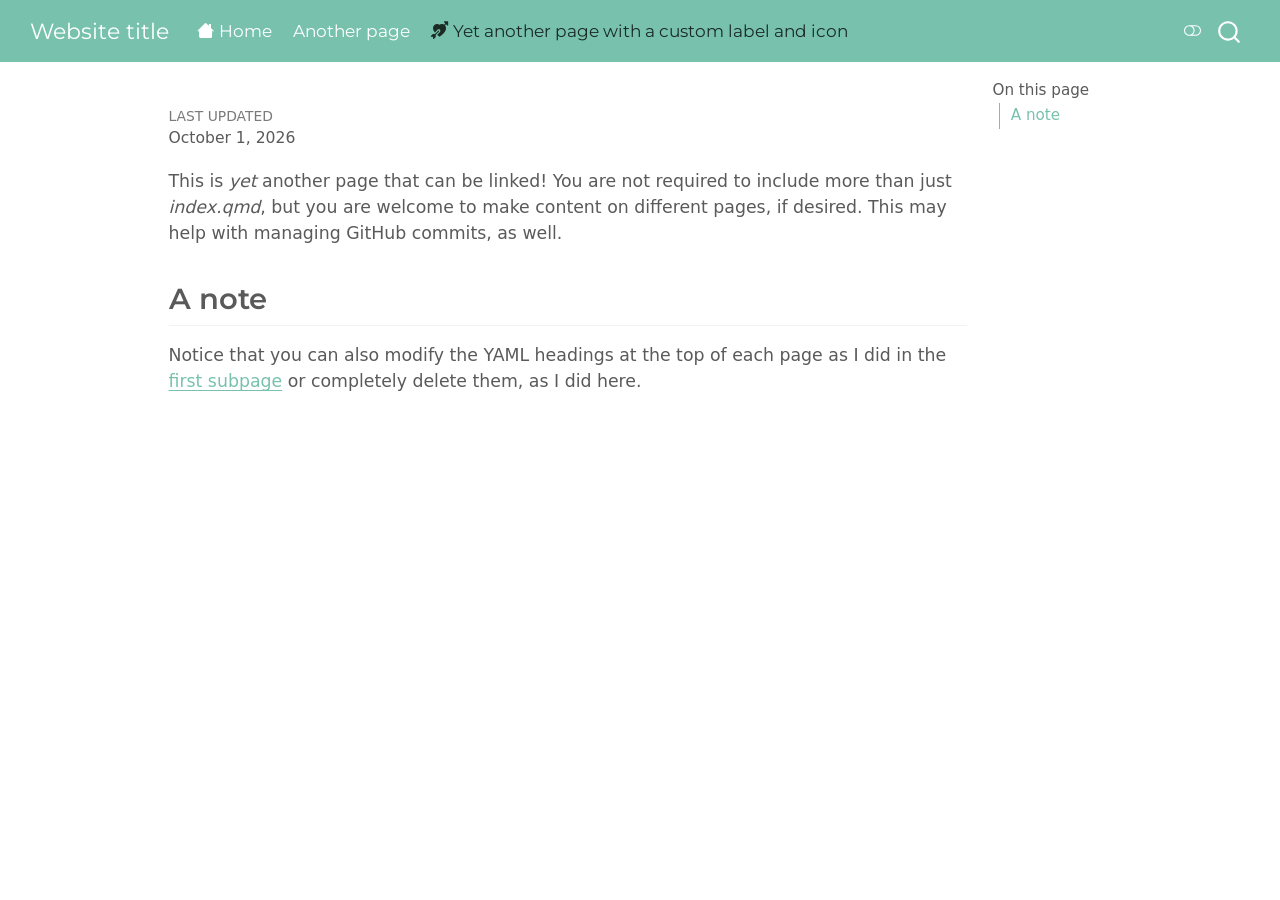
<file: docs/yet-another-page.html>
<!DOCTYPE html>
<html xmlns="http://www.w3.org/1999/xhtml" lang="en" xml:lang="en"><head>

<meta charset="utf-8">
<meta name="generator" content="quarto-1.9.36">

<meta name="viewport" content="width=device-width, initial-scale=1.0, user-scalable=yes">

<meta name="dcterms.date" content="2026-10-01">

<title>yet-another-page – Website title</title>
<style>
/* Default styles provided by pandoc.
** See https://pandoc.org/MANUAL.html#variables-for-html for config info.
*/
code{white-space: pre-wrap;}
span.smallcaps{font-variant: small-caps;}
div.columns{display: flex; gap: min(4vw, 1.5em);}
div.column{flex: auto; overflow-x: auto;}
div.hanging-indent{margin-left: 1.5em; text-indent: -1.5em;}
ul.task-list{list-style: none;}
ul.task-list li input[type="checkbox"] {
  width: 0.8em;
  margin: 0 0.8em 0.2em -1em; /* quarto-specific, see https://github.com/quarto-dev/quarto-cli/issues/4556 */ 
  vertical-align: middle;
}
</style>


<script src="site_libs/quarto-nav/quarto-nav.js"></script>
<script src="site_libs/quarto-nav/headroom.min.js"></script>
<script src="site_libs/clipboard/clipboard.min.js"></script>
<script src="site_libs/quarto-search/autocomplete.umd.js"></script>
<script src="site_libs/quarto-search/fuse.min.js"></script>
<script src="site_libs/quarto-search/quarto-search.js"></script>
<meta name="quarto:offset" content="./">
<script src="site_libs/quarto-html/quarto.js" type="module"></script>
<script src="site_libs/quarto-html/tabsets/tabsets.js" type="module"></script>
<script src="site_libs/quarto-html/popper.min.js"></script>
<script src="site_libs/quarto-html/tippy.umd.min.js"></script>
<script src="site_libs/quarto-html/anchor.min.js"></script>
<link href="site_libs/quarto-html/tippy.css" rel="stylesheet">
<link href="site_libs/quarto-html/quarto-syntax-highlighting-845c23b38eaddc0f92fda52bfe77a8c8.css" rel="stylesheet" class="quarto-color-scheme" id="quarto-text-highlighting-styles">
<link href="site_libs/quarto-html/quarto-syntax-highlighting-dark-f418161beb48e0141c760e455f12af2c.css" rel="stylesheet" class="quarto-color-scheme quarto-color-alternate" id="quarto-text-highlighting-styles">
<link href="site_libs/quarto-html/quarto-syntax-highlighting-845c23b38eaddc0f92fda52bfe77a8c8.css" rel="stylesheet" class="quarto-color-scheme-extra" id="quarto-text-highlighting-styles">
<script src="site_libs/bootstrap/bootstrap.min.js"></script>
<link href="site_libs/bootstrap/bootstrap-icons.css" rel="stylesheet">
<link href="site_libs/bootstrap/bootstrap-8f299740da04cafd9bbed937f54ebc47.min.css" rel="stylesheet" append-hash="true" class="quarto-color-scheme" id="quarto-bootstrap" data-mode="light">
<link href="site_libs/bootstrap/bootstrap-dark-8ee5053aeeae364506ec55f3a04e01df.min.css" rel="stylesheet" append-hash="true" class="quarto-color-scheme quarto-color-alternate" id="quarto-bootstrap" data-mode="dark">
<link href="site_libs/bootstrap/bootstrap-8f299740da04cafd9bbed937f54ebc47.min.css" rel="stylesheet" append-hash="true" class="quarto-color-scheme-extra" id="quarto-bootstrap" data-mode="light">
<script id="quarto-search-options" type="application/json">{
  "location": "navbar",
  "copy-button": false,
  "collapse-after": 3,
  "panel-placement": "end",
  "type": "overlay",
  "limit": 50,
  "keyboard-shortcut": [
    "f",
    "/",
    "s"
  ],
  "show-item-context": false,
  "language": {
    "search-no-results-text": "No results",
    "search-matching-documents-text": "matching documents",
    "search-copy-link-title": "Copy link to search",
    "search-hide-matches-text": "Hide additional matches",
    "search-more-match-text": "more match in this document",
    "search-more-matches-text": "more matches in this document",
    "search-clear-button-title": "Clear",
    "search-text-placeholder": "",
    "search-detached-cancel-button-title": "Cancel",
    "search-submit-button-title": "Submit",
    "search-label": "Search"
  }
}</script>


<link rel="stylesheet" href="styles.css">
</head>

<body class="nav-fixed quarto-light"><script id="quarto-html-before-body" type="application/javascript">
    const toggleBodyColorMode = (bsSheetEl) => {
      const mode = bsSheetEl.getAttribute("data-mode");
      const bodyEl = window.document.querySelector("body");
      if (mode === "dark") {
        bodyEl.classList.add("quarto-dark");
        bodyEl.classList.remove("quarto-light");
      } else {
        bodyEl.classList.add("quarto-light");
        bodyEl.classList.remove("quarto-dark");
      }
    }
    const toggleBodyColorPrimary = () => {
      const bsSheetEl = window.document.querySelector("link#quarto-bootstrap:not([rel=disabled-stylesheet])");
      if (bsSheetEl) {
        toggleBodyColorMode(bsSheetEl);
      }
    }
    const setColorSchemeToggle = (alternate) => {
      const toggles = window.document.querySelectorAll('.quarto-color-scheme-toggle');
      for (let i=0; i < toggles.length; i++) {
        const toggle = toggles[i];
        if (toggle) {
          if (alternate) {
            toggle.classList.add("alternate");
          } else {
            toggle.classList.remove("alternate");
          }
        }
      }
    };
    const toggleColorMode = (alternate) => {
      // Switch the stylesheets
      const primaryStylesheets = window.document.querySelectorAll('link.quarto-color-scheme:not(.quarto-color-alternate)');
      const alternateStylesheets = window.document.querySelectorAll('link.quarto-color-scheme.quarto-color-alternate');
      manageTransitions('#quarto-margin-sidebar .nav-link', false);
      if (alternate) {
        // note: dark is layered on light, we don't disable primary!
        enableStylesheet(alternateStylesheets);
        for (const sheetNode of alternateStylesheets) {
          if (sheetNode.id === "quarto-bootstrap") {
            toggleBodyColorMode(sheetNode);
          }
        }
      } else {
        disableStylesheet(alternateStylesheets);
        enableStylesheet(primaryStylesheets)
        toggleBodyColorPrimary();
      }
      manageTransitions('#quarto-margin-sidebar .nav-link', true);
      // Switch the toggles
      setColorSchemeToggle(alternate)
      // Hack to workaround the fact that safari doesn't
      // properly recolor the scrollbar when toggling (#1455)
      if (navigator.userAgent.indexOf('Safari') > 0 && navigator.userAgent.indexOf('Chrome') == -1) {
        manageTransitions("body", false);
        window.scrollTo(0, 1);
        setTimeout(() => {
          window.scrollTo(0, 0);
          manageTransitions("body", true);
        }, 40);
      }
    }
    const disableStylesheet = (stylesheets) => {
      for (let i=0; i < stylesheets.length; i++) {
        const stylesheet = stylesheets[i];
        stylesheet.rel = 'disabled-stylesheet';
      }
    }
    const enableStylesheet = (stylesheets) => {
      for (let i=0; i < stylesheets.length; i++) {
        const stylesheet = stylesheets[i];
        if(stylesheet.rel !== 'stylesheet') { // for Chrome, which will still FOUC without this check
          stylesheet.rel = 'stylesheet';
        }
      }
    }
    const manageTransitions = (selector, allowTransitions) => {
      const els = window.document.querySelectorAll(selector);
      for (let i=0; i < els.length; i++) {
        const el = els[i];
        if (allowTransitions) {
          el.classList.remove('notransition');
        } else {
          el.classList.add('notransition');
        }
      }
    }
    const isFileUrl = () => {
      return window.location.protocol === 'file:';
    }
    const hasAlternateSentinel = () => {
      let styleSentinel = getColorSchemeSentinel();
      if (styleSentinel !== null) {
        return styleSentinel === "alternate";
      } else {
        return false;
      }
    }
    const setStyleSentinel = (alternate) => {
      const value = alternate ? "alternate" : "default";
      if (!isFileUrl()) {
        window.localStorage.setItem("quarto-color-scheme", value);
      } else {
        localAlternateSentinel = value;
      }
    }
    const getColorSchemeSentinel = () => {
      if (!isFileUrl()) {
        const storageValue = window.localStorage.getItem("quarto-color-scheme");
        return storageValue != null ? storageValue : localAlternateSentinel;
      } else {
        return localAlternateSentinel;
      }
    }
    const toggleGiscusIfUsed = (isAlternate, darkModeDefault) => {
      const baseTheme = document.querySelector('#giscus-base-theme')?.value ?? 'light';
      const alternateTheme = document.querySelector('#giscus-alt-theme')?.value ?? 'dark';
      let newTheme = '';
      if(authorPrefersDark) {
        newTheme = isAlternate ? baseTheme : alternateTheme;
      } else {
        newTheme = isAlternate ? alternateTheme : baseTheme;
      }
      const changeGiscusTheme = () => {
        // From: https://github.com/giscus/giscus/issues/336
        const sendMessage = (message) => {
          const iframe = document.querySelector('iframe.giscus-frame');
          if (!iframe) return;
          iframe.contentWindow.postMessage({ giscus: message }, 'https://giscus.app');
        }
        sendMessage({
          setConfig: {
            theme: newTheme
          }
        });
      }
      const isGiscussLoaded = window.document.querySelector('iframe.giscus-frame') !== null;
      if (isGiscussLoaded) {
        changeGiscusTheme();
      }
    };
    const authorPrefersDark = false;
    const darkModeDefault = authorPrefersDark;
      document.querySelector('link#quarto-text-highlighting-styles.quarto-color-scheme-extra').rel = 'disabled-stylesheet';
      document.querySelector('link#quarto-bootstrap.quarto-color-scheme-extra').rel = 'disabled-stylesheet';
    let localAlternateSentinel = darkModeDefault ? 'alternate' : 'default';
    // Dark / light mode switch
    window.quartoToggleColorScheme = () => {
      // Read the current dark / light value
      let toAlternate = !hasAlternateSentinel();
      toggleColorMode(toAlternate);
      setStyleSentinel(toAlternate);
      toggleGiscusIfUsed(toAlternate, darkModeDefault);
      window.dispatchEvent(new Event('resize'));
    };
    // Switch to dark mode if need be
    if (hasAlternateSentinel()) {
      toggleColorMode(true);
    } else {
      toggleColorMode(false);
    }
  </script>

<div id="quarto-search-results"></div>
  <header id="quarto-header" class="headroom fixed-top">
    <nav class="navbar navbar-expand-lg " data-bs-theme="dark">
      <div class="navbar-container container-fluid">
      <div class="navbar-brand-container mx-auto">
    <a class="navbar-brand" href="./index.html">
    <span class="navbar-title">Website title</span>
    </a>
  </div>
            <div id="quarto-search" class="" title="Search"></div>
          <button class="navbar-toggler" type="button" data-bs-toggle="collapse" data-bs-target="#navbarCollapse" aria-controls="navbarCollapse" role="menu" aria-expanded="false" aria-label="Toggle navigation" onclick="if (window.quartoToggleHeadroom) { window.quartoToggleHeadroom(); }">
  <span class="navbar-toggler-icon"></span>
</button>
          <div class="collapse navbar-collapse" id="navbarCollapse">
            <ul class="navbar-nav navbar-nav-scroll me-auto">
  <li class="nav-item">
    <a class="nav-link" href="./index.html"> <i class="bi bi-house" role="img">
</i> 
<span class="menu-text">Home</span></a>
  </li>  
  <li class="nav-item">
    <a class="nav-link" href="./another-page.html"> 
<span class="menu-text">Another page</span></a>
  </li>  
  <li class="nav-item">
    <a class="nav-link active" href="./yet-another-page.html" aria-current="page"> <i class="bi bi-arrow-through-heart-fill" role="img">
</i> 
<span class="menu-text">Yet another page with a custom label and icon</span></a>
  </li>  
</ul>
          </div> <!-- /navcollapse -->
            <div class="quarto-navbar-tools">
  <a href="" class="quarto-color-scheme-toggle quarto-navigation-tool  px-1" onclick="window.quartoToggleColorScheme(); return false;" title="Toggle dark mode"><i class="bi"></i></a>
</div>
      </div> <!-- /container-fluid -->
    </nav>
</header>
<!-- content -->
<div id="quarto-content" class="quarto-container page-columns page-rows-contents page-layout-article page-navbar">
<!-- sidebar -->
<!-- margin-sidebar -->
    <div id="quarto-margin-sidebar" class="sidebar margin-sidebar">
        <nav id="TOC" role="doc-toc" class="toc-active" data-toc-expanded="99">
    <h2 id="toc-title">On this page</h2>
   
  <ul>
  <li><a href="#sec-note" id="toc-sec-note" class="nav-link active" data-scroll-target="#sec-note">A note</a></li>
  </ul>
</nav>
    </div>
<!-- main -->
<main class="content" id="quarto-document-content">


<header id="title-block-header" class="quarto-title-block default">
<div class="quarto-title">
</div>



<div class="quarto-title-meta">

    
    <div>
    <div class="quarto-title-meta-heading">Last updated</div>
    <div class="quarto-title-meta-contents">
      <p class="date">October 1, 2026</p>
    </div>
  </div>
  
    
  </div>
  


</header>


<p>This is <em>yet</em> another page that can be linked! You are not required to include more than just <em>index.qmd</em>, but you are welcome to make content on different pages, if desired. This may help with managing GitHub commits, as well.</p>
<section id="sec-note" class="level2">
<h2 class="anchored" data-anchor-id="sec-note">A note</h2>
<p>Notice that you can also modify the YAML headings at the top of each page as I did in the <a href="./another-page.html">first subpage</a> or completely delete them, as I did here.</p>


</section>

</main> <!-- /main -->
<script id="quarto-html-after-body" type="application/javascript">
  window.document.addEventListener("DOMContentLoaded", function (event) {
    // Ensure there is a toggle, if there isn't float one in the top right
    if (window.document.querySelector('.quarto-color-scheme-toggle') === null) {
      const a = window.document.createElement('a');
      a.classList.add('top-right');
      a.classList.add('quarto-color-scheme-toggle');
      a.href = "";
      a.onclick = function() { try { window.quartoToggleColorScheme(); } catch {} return false; };
      const i = window.document.createElement("i");
      i.classList.add('bi');
      a.appendChild(i);
      window.document.body.appendChild(a);
    }
    setColorSchemeToggle(hasAlternateSentinel())
    const icon = "";
    const anchorJS = new window.AnchorJS();
    anchorJS.options = {
      placement: 'right',
      icon: icon
    };
    anchorJS.add('.anchored');
    const isCodeAnnotation = (el) => {
      for (const clz of el.classList) {
        if (clz.startsWith('code-annotation-')) {                     
          return true;
        }
      }
      return false;
    }
    const onCopySuccess = function(e) {
      // button target
      const button = e.trigger;
      // don't keep focus
      button.blur();
      // flash "checked"
      button.classList.add('code-copy-button-checked');
      var currentTitle = button.getAttribute("title");
      button.setAttribute("title", "Copied!");
      let tooltip;
      if (window.bootstrap) {
        button.setAttribute("data-bs-toggle", "tooltip");
        button.setAttribute("data-bs-placement", "left");
        button.setAttribute("data-bs-title", "Copied!");
        tooltip = new bootstrap.Tooltip(button, 
          { trigger: "manual", 
            customClass: "code-copy-button-tooltip",
            offset: [0, -8]});
        tooltip.show();    
      }
      setTimeout(function() {
        if (tooltip) {
          tooltip.hide();
          button.removeAttribute("data-bs-title");
          button.removeAttribute("data-bs-toggle");
          button.removeAttribute("data-bs-placement");
        }
        button.setAttribute("title", currentTitle);
        button.classList.remove('code-copy-button-checked');
      }, 1000);
      // clear code selection
      e.clearSelection();
    }
    const getTextToCopy = function(trigger) {
      const outerScaffold = trigger.parentElement.cloneNode(true);
      const codeEl = outerScaffold.querySelector('code');
      for (const childEl of codeEl.children) {
        if (isCodeAnnotation(childEl)) {
          childEl.remove();
        }
      }
      return codeEl.innerText;
    }
    const clipboard = new window.ClipboardJS('.code-copy-button:not([data-in-quarto-modal])', {
      text: getTextToCopy
    });
    clipboard.on('success', onCopySuccess);
    if (window.document.getElementById('quarto-embedded-source-code-modal')) {
      const clipboardModal = new window.ClipboardJS('.code-copy-button[data-in-quarto-modal]', {
        text: getTextToCopy,
        container: window.document.getElementById('quarto-embedded-source-code-modal')
      });
      clipboardModal.on('success', onCopySuccess);
    }
      var localhostRegex = new RegExp(/^(?:http|https):\/\/localhost\:?[0-9]*\//);
      var mailtoRegex = new RegExp(/^mailto:/);
        var filterRegex = new RegExp('/' + window.location.host + '/');
      var isInternal = (href) => {
          return filterRegex.test(href) || localhostRegex.test(href) || mailtoRegex.test(href);
      }
      // Inspect non-navigation links and adorn them if external
     var links = window.document.querySelectorAll('a[href]:not(.nav-link):not(.navbar-brand):not(.toc-action):not(.sidebar-link):not(.sidebar-item-toggle):not(.pagination-link):not(.no-external):not([aria-hidden]):not(.dropdown-item):not(.quarto-navigation-tool):not(.about-link)');
      for (var i=0; i<links.length; i++) {
        const link = links[i];
        if (!isInternal(link.href)) {
          // undo the damage that might have been done by quarto-nav.js in the case of
          // links that we want to consider external
          if (link.dataset.originalHref !== undefined) {
            link.href = link.dataset.originalHref;
          }
        }
      }
    function tippyHover(el, contentFn, onTriggerFn, onUntriggerFn) {
      const config = {
        allowHTML: true,
        maxWidth: 500,
        delay: 100,
        arrow: false,
        appendTo: function(el) {
            return el.parentElement;
        },
        interactive: true,
        interactiveBorder: 10,
        theme: 'quarto',
        placement: 'bottom-start',
      };
      if (contentFn) {
        config.content = contentFn;
      }
      if (onTriggerFn) {
        config.onTrigger = onTriggerFn;
      }
      if (onUntriggerFn) {
        config.onUntrigger = onUntriggerFn;
      }
      window.tippy(el, config); 
    }
    const noterefs = window.document.querySelectorAll('a[role="doc-noteref"]');
    for (var i=0; i<noterefs.length; i++) {
      const ref = noterefs[i];
      tippyHover(ref, function() {
        // use id or data attribute instead here
        let href = ref.getAttribute('data-footnote-href') || ref.getAttribute('href');
        try { href = new URL(href).hash; } catch {}
        const id = href.replace(/^#\/?/, "");
        const note = window.document.getElementById(id);
        if (note) {
          return note.innerHTML;
        } else {
          return "";
        }
      });
    }
        let selectedAnnoteEl;
        const selectorForAnnotation = ( cell, annotation) => {
          let cellAttr = 'data-code-cell="' + cell + '"';
          let lineAttr = 'data-code-annotation="' +  annotation + '"';
          const selector = 'span[' + cellAttr + '][' + lineAttr + ']';
          return selector;
        }
        const selectCodeLines = (annoteEl) => {
          const doc = window.document;
          const targetCell = annoteEl.getAttribute("data-target-cell");
          const targetAnnotation = annoteEl.getAttribute("data-target-annotation");
          const annoteSpan = window.document.querySelector(selectorForAnnotation(targetCell, targetAnnotation));
          const lines = annoteSpan.getAttribute("data-code-lines").split(",");
          const lineIds = lines.map((line) => {
            return targetCell + "-" + line;
          })
          let top = null;
          let height = null;
          let parent = null;
          if (lineIds.length > 0) {
              //compute the position of the single el (top and bottom and make a div)
              const el = window.document.getElementById(lineIds[0]);
              top = el.offsetTop;
              height = el.offsetHeight;
              parent = el.parentElement.parentElement;
            if (lineIds.length > 1) {
              const lastEl = window.document.getElementById(lineIds[lineIds.length - 1]);
              const bottom = lastEl.offsetTop + lastEl.offsetHeight;
              height = bottom - top;
            }
            if (top !== null && height !== null && parent !== null) {
              // cook up a div (if necessary) and position it 
              let div = window.document.getElementById("code-annotation-line-highlight");
              if (div === null) {
                div = window.document.createElement("div");
                div.setAttribute("id", "code-annotation-line-highlight");
                div.style.position = 'absolute';
                parent.appendChild(div);
              }
              div.style.top = top - 2 + "px";
              div.style.height = height + 4 + "px";
              div.style.left = 0;
              let gutterDiv = window.document.getElementById("code-annotation-line-highlight-gutter");
              if (gutterDiv === null) {
                gutterDiv = window.document.createElement("div");
                gutterDiv.setAttribute("id", "code-annotation-line-highlight-gutter");
                gutterDiv.style.position = 'absolute';
                const codeCell = window.document.getElementById(targetCell);
                const gutter = codeCell.querySelector('.code-annotation-gutter');
                gutter.appendChild(gutterDiv);
              }
              gutterDiv.style.top = top - 2 + "px";
              gutterDiv.style.height = height + 4 + "px";
            }
            selectedAnnoteEl = annoteEl;
          }
        };
        const unselectCodeLines = () => {
          const elementsIds = ["code-annotation-line-highlight", "code-annotation-line-highlight-gutter"];
          elementsIds.forEach((elId) => {
            const div = window.document.getElementById(elId);
            if (div) {
              div.remove();
            }
          });
          selectedAnnoteEl = undefined;
        };
          // Handle positioning of the toggle
      window.addEventListener(
        "resize",
        throttle(() => {
          elRect = undefined;
          if (selectedAnnoteEl) {
            selectCodeLines(selectedAnnoteEl);
          }
        }, 10)
      );
      function throttle(fn, ms) {
      let throttle = false;
      let timer;
        return (...args) => {
          if(!throttle) { // first call gets through
              fn.apply(this, args);
              throttle = true;
          } else { // all the others get throttled
              if(timer) clearTimeout(timer); // cancel #2
              timer = setTimeout(() => {
                fn.apply(this, args);
                timer = throttle = false;
              }, ms);
          }
        };
      }
        // Attach click handler to the DT
        const annoteDls = window.document.querySelectorAll('dt[data-target-cell]');
        for (const annoteDlNode of annoteDls) {
          annoteDlNode.addEventListener('click', (event) => {
            const clickedEl = event.target;
            if (clickedEl !== selectedAnnoteEl) {
              unselectCodeLines();
              const activeEl = window.document.querySelector('dt[data-target-cell].code-annotation-active');
              if (activeEl) {
                activeEl.classList.remove('code-annotation-active');
              }
              selectCodeLines(clickedEl);
              clickedEl.classList.add('code-annotation-active');
            } else {
              // Unselect the line
              unselectCodeLines();
              clickedEl.classList.remove('code-annotation-active');
            }
          });
        }
    const findCites = (el) => {
      const parentEl = el.parentElement;
      if (parentEl) {
        const cites = parentEl.dataset.cites;
        if (cites) {
          return {
            el,
            cites: cites.split(' ')
          };
        } else {
          return findCites(el.parentElement)
        }
      } else {
        return undefined;
      }
    };
    var bibliorefs = window.document.querySelectorAll('a[role="doc-biblioref"]');
    for (var i=0; i<bibliorefs.length; i++) {
      const ref = bibliorefs[i];
      const citeInfo = findCites(ref);
      if (citeInfo) {
        tippyHover(citeInfo.el, function() {
          var popup = window.document.createElement('div');
          citeInfo.cites.forEach(function(cite) {
            var citeDiv = window.document.createElement('div');
            citeDiv.classList.add('hanging-indent');
            citeDiv.classList.add('csl-entry');
            var biblioDiv = window.document.getElementById('ref-' + cite);
            if (biblioDiv) {
              citeDiv.innerHTML = biblioDiv.innerHTML;
            }
            popup.appendChild(citeDiv);
          });
          return popup.innerHTML;
        });
      }
    }
  });
  </script>
</div> <!-- /content -->




</body></html>
</file>
<file: docs/site_libs/quarto-html/tippy.css>
.tippy-box[data-animation=fade][data-state=hidden]{opacity:0}[data-tippy-root]{max-width:calc(100vw - 10px)}.tippy-box{position:relative;background-color:#333;color:#fff;border-radius:4px;font-size:14px;line-height:1.4;white-space:normal;outline:0;transition-property:transform,visibility,opacity}.tippy-box[data-placement^=top]>.tippy-arrow{bottom:0}.tippy-box[data-placement^=top]>.tippy-arrow:before{bottom:-7px;left:0;border-width:8px 8px 0;border-top-color:initial;transform-origin:center top}.tippy-box[data-placement^=bottom]>.tippy-arrow{top:0}.tippy-box[data-placement^=bottom]>.tippy-arrow:before{top:-7px;left:0;border-width:0 8px 8px;border-bottom-color:initial;transform-origin:center bottom}.tippy-box[data-placement^=left]>.tippy-arrow{right:0}.tippy-box[data-placement^=left]>.tippy-arrow:before{border-width:8px 0 8px 8px;border-left-color:initial;right:-7px;transform-origin:center left}.tippy-box[data-placement^=right]>.tippy-arrow{left:0}.tippy-box[data-placement^=right]>.tippy-arrow:before{left:-7px;border-width:8px 8px 8px 0;border-right-color:initial;transform-origin:center right}.tippy-box[data-inertia][data-state=visible]{transition-timing-function:cubic-bezier(.54,1.5,.38,1.11)}.tippy-arrow{width:16px;height:16px;color:#333}.tippy-arrow:before{content:"";position:absolute;border-color:transparent;border-style:solid}.tippy-content{position:relative;padding:5px 9px;z-index:1}
</file>
<file: docs/site_libs/quarto-html/quarto-syntax-highlighting-845c23b38eaddc0f92fda52bfe77a8c8.css>
/* quarto syntax highlight colors */
:root {
  --quarto-hl-ot-color: #003B4F;
  --quarto-hl-at-color: #657422;
  --quarto-hl-ss-color: #20794D;
  --quarto-hl-an-color: #5E5E5E;
  --quarto-hl-fu-color: #4758AB;
  --quarto-hl-st-color: #20794D;
  --quarto-hl-cf-color: #003B4F;
  --quarto-hl-op-color: #5E5E5E;
  --quarto-hl-er-color: #AD0000;
  --quarto-hl-bn-color: #AD0000;
  --quarto-hl-al-color: #AD0000;
  --quarto-hl-va-color: #111111;
  --quarto-hl-bu-color: inherit;
  --quarto-hl-ex-color: inherit;
  --quarto-hl-pp-color: #AD0000;
  --quarto-hl-in-color: #5E5E5E;
  --quarto-hl-vs-color: #20794D;
  --quarto-hl-wa-color: #5E5E5E;
  --quarto-hl-do-color: #5E5E5E;
  --quarto-hl-im-color: #00769E;
  --quarto-hl-ch-color: #20794D;
  --quarto-hl-dt-color: #AD0000;
  --quarto-hl-fl-color: #AD0000;
  --quarto-hl-co-color: #5E5E5E;
  --quarto-hl-cv-color: #5E5E5E;
  --quarto-hl-cn-color: #8f5902;
  --quarto-hl-sc-color: #5E5E5E;
  --quarto-hl-dv-color: #AD0000;
  --quarto-hl-kw-color: #003B4F;
}

/* other quarto variables */
:root {
  --quarto-font-monospace: SFMono-Regular, Menlo, Monaco, Consolas, "Liberation Mono", "Courier New", monospace;
}

/* syntax highlight based on Pandoc's rules */
pre > code.sourceCode > span {
  color: #003B4F;
}

code.sourceCode > span {
  color: #003B4F;
}

div.sourceCode,
div.sourceCode pre.sourceCode {
  color: #003B4F;
}

/* Normal */
code span {
  color: #003B4F;
}

/* Alert */
code span.al {
  color: #AD0000;
  font-style: inherit;
}

/* Annotation */
code span.an {
  color: #5E5E5E;
  font-style: inherit;
}

/* Attribute */
code span.at {
  color: #657422;
  font-style: inherit;
}

/* BaseN */
code span.bn {
  color: #AD0000;
  font-style: inherit;
}

/* BuiltIn */
code span.bu {
  font-style: inherit;
}

/* ControlFlow */
code span.cf {
  color: #003B4F;
  font-weight: bold;
  font-style: inherit;
}

/* Char */
code span.ch {
  color: #20794D;
  font-style: inherit;
}

/* Constant */
code span.cn {
  color: #8f5902;
  font-style: inherit;
}

/* Comment */
code span.co {
  color: #5E5E5E;
  font-style: inherit;
}

/* CommentVar */
code span.cv {
  color: #5E5E5E;
  font-style: italic;
}

/* Documentation */
code span.do {
  color: #5E5E5E;
  font-style: italic;
}

/* DataType */
code span.dt {
  color: #AD0000;
  font-style: inherit;
}

/* DecVal */
code span.dv {
  color: #AD0000;
  font-style: inherit;
}

/* Error */
code span.er {
  color: #AD0000;
  font-style: inherit;
}

/* Extension */
code span.ex {
  font-style: inherit;
}

/* Float */
code span.fl {
  color: #AD0000;
  font-style: inherit;
}

/* Function */
code span.fu {
  color: #4758AB;
  font-style: inherit;
}

/* Import */
code span.im {
  color: #00769E;
  font-style: inherit;
}

/* Information */
code span.in {
  color: #5E5E5E;
  font-style: inherit;
}

/* Keyword */
code span.kw {
  color: #003B4F;
  font-weight: bold;
  font-style: inherit;
}

/* Operator */
code span.op {
  color: #5E5E5E;
  font-style: inherit;
}

/* Other */
code span.ot {
  color: #003B4F;
  font-style: inherit;
}

/* Preprocessor */
code span.pp {
  color: #AD0000;
  font-style: inherit;
}

/* SpecialChar */
code span.sc {
  color: #5E5E5E;
  font-style: inherit;
}

/* SpecialString */
code span.ss {
  color: #20794D;
  font-style: inherit;
}

/* String */
code span.st {
  color: #20794D;
  font-style: inherit;
}

/* Variable */
code span.va {
  color: #111111;
  font-style: inherit;
}

/* VerbatimString */
code span.vs {
  color: #20794D;
  font-style: inherit;
}

/* Warning */
code span.wa {
  color: #5E5E5E;
  font-style: italic;
}

.prevent-inlining {
  content: "</";
}

/*# sourceMappingURL=ac89f0bb514bba72461919f78549e31c.css.map */
</file>
<file: docs/site_libs/quarto-html/quarto-syntax-highlighting-dark-f418161beb48e0141c760e455f12af2c.css>
/* quarto syntax highlight colors */
:root {
  --quarto-hl-al-color: #f07178;
  --quarto-hl-an-color: #d4d0ab;
  --quarto-hl-at-color: #00e0e0;
  --quarto-hl-bn-color: #d4d0ab;
  --quarto-hl-bu-color: #abe338;
  --quarto-hl-ch-color: #abe338;
  --quarto-hl-co-color: #f8f8f2;
  --quarto-hl-cv-color: #ffd700;
  --quarto-hl-cn-color: #ffd700;
  --quarto-hl-cf-color: #ffa07a;
  --quarto-hl-dt-color: #ffa07a;
  --quarto-hl-dv-color: #d4d0ab;
  --quarto-hl-do-color: #f8f8f2;
  --quarto-hl-er-color: #f07178;
  --quarto-hl-ex-color: #00e0e0;
  --quarto-hl-fl-color: #d4d0ab;
  --quarto-hl-fu-color: #ffa07a;
  --quarto-hl-im-color: #abe338;
  --quarto-hl-in-color: #d4d0ab;
  --quarto-hl-kw-color: #ffa07a;
  --quarto-hl-op-color: #ffa07a;
  --quarto-hl-ot-color: #00e0e0;
  --quarto-hl-pp-color: #dcc6e0;
  --quarto-hl-re-color: #00e0e0;
  --quarto-hl-sc-color: #abe338;
  --quarto-hl-ss-color: #abe338;
  --quarto-hl-st-color: #abe338;
  --quarto-hl-va-color: #00e0e0;
  --quarto-hl-vs-color: #abe338;
  --quarto-hl-wa-color: #dcc6e0;
}

/* other quarto variables */
:root {
  --quarto-font-monospace: SFMono-Regular, Menlo, Monaco, Consolas, "Liberation Mono", "Courier New", monospace;
}

/* syntax highlight based on Pandoc's rules */
pre > code.sourceCode > span {
  color: #f8f8f2;
}

code.sourceCode > span {
  color: #f8f8f2;
}

div.sourceCode,
div.sourceCode pre.sourceCode {
  color: #f8f8f2;
}

/* Normal */
code span {
  color: #f8f8f2;
}

/* Alert */
code span.al {
  color: #f07178;
}

/* Annotation */
code span.an {
  color: #d4d0ab;
}

/* Attribute */
code span.at {
  color: #00e0e0;
}

/* BaseN */
code span.bn {
  color: #d4d0ab;
}

/* BuiltIn */
code span.bu {
  color: #abe338;
}

/* ControlFlow */
code span.cf {
  font-weight: bold;
  color: #ffa07a;
}

/* Char */
code span.ch {
  color: #abe338;
}

/* Constant */
code span.cn {
  color: #ffd700;
}

/* Comment */
code span.co {
  font-style: italic;
  color: #f8f8f2;
}

/* CommentVar */
code span.cv {
  color: #ffd700;
}

/* Documentation */
code span.do {
  color: #f8f8f2;
}

/* DataType */
code span.dt {
  color: #ffa07a;
}

/* DecVal */
code span.dv {
  color: #d4d0ab;
}

/* Error */
code span.er {
  color: #f07178;
  text-decoration: underline;
}

/* Extension */
code span.ex {
  font-weight: bold;
  color: #00e0e0;
}

/* Float */
code span.fl {
  color: #d4d0ab;
}

/* Function */
code span.fu {
  color: #ffa07a;
}

/* Import */
code span.im {
  color: #abe338;
}

/* Information */
code span.in {
  color: #d4d0ab;
}

/* Keyword */
code span.kw {
  font-weight: bold;
  color: #ffa07a;
}

/* Operator */
code span.op {
  color: #ffa07a;
}

/* Other */
code span.ot {
  color: #00e0e0;
}

/* Preprocessor */
code span.pp {
  color: #dcc6e0;
}

/* RegionMarker */
code span.re {
  background-color: #f8f8f2;
  color: #00e0e0;
}

/* SpecialChar */
code span.sc {
  color: #abe338;
}

/* SpecialString */
code span.ss {
  color: #abe338;
}

/* String */
code span.st {
  color: #abe338;
}

/* Variable */
code span.va {
  color: #00e0e0;
}

/* VerbatimString */
code span.vs {
  color: #abe338;
}

/* Warning */
code span.wa {
  color: #dcc6e0;
}

.prevent-inlining {
  content: "</";
}

/*# sourceMappingURL=378c2a0cc31455d06730fbe37c8f3789.css.map */
</file>
<file: docs/styles.css>
/* css styles */
</file>
<file: docs/site_libs/quarto-html/quarto-syntax-highlighting-64a204ab8560d761af7679ceaba22944.css>
/* quarto syntax highlight colors */
:root {
  --quarto-hl-ot-color: #003B4F;
  --quarto-hl-at-color: #657422;
  --quarto-hl-ss-color: #20794D;
  --quarto-hl-an-color: #5E5E5E;
  --quarto-hl-fu-color: #4758AB;
  --quarto-hl-st-color: #20794D;
  --quarto-hl-cf-color: #003B4F;
  --quarto-hl-op-color: #5E5E5E;
  --quarto-hl-er-color: #AD0000;
  --quarto-hl-bn-color: #AD0000;
  --quarto-hl-al-color: #AD0000;
  --quarto-hl-va-color: #111111;
  --quarto-hl-bu-color: inherit;
  --quarto-hl-ex-color: inherit;
  --quarto-hl-pp-color: #AD0000;
  --quarto-hl-in-color: #5E5E5E;
  --quarto-hl-vs-color: #20794D;
  --quarto-hl-wa-color: #5E5E5E;
  --quarto-hl-do-color: #5E5E5E;
  --quarto-hl-im-color: #00769E;
  --quarto-hl-ch-color: #20794D;
  --quarto-hl-dt-color: #AD0000;
  --quarto-hl-fl-color: #AD0000;
  --quarto-hl-co-color: #5E5E5E;
  --quarto-hl-cv-color: #5E5E5E;
  --quarto-hl-cn-color: #8f5902;
  --quarto-hl-sc-color: #5E5E5E;
  --quarto-hl-dv-color: #AD0000;
  --quarto-hl-kw-color: #003B4F;
}

/* other quarto variables */
:root {
  --quarto-font-monospace: SFMono-Regular, Menlo, Monaco, Consolas, "Liberation Mono", "Courier New", monospace;
}

/* syntax highlight based on Pandoc's rules */
pre > code.sourceCode > span {
  color: #003B4F;
}

code.sourceCode > span {
  color: #003B4F;
}

div.sourceCode,
div.sourceCode pre.sourceCode {
  color: #003B4F;
}

/* Normal */
code span {
  color: #003B4F;
}

/* Alert */
code span.al {
  color: #AD0000;
  font-style: inherit;
}

/* Annotation */
code span.an {
  color: #5E5E5E;
  font-style: inherit;
}

/* Attribute */
code span.at {
  color: #657422;
  font-style: inherit;
}

/* BaseN */
code span.bn {
  color: #AD0000;
  font-style: inherit;
}

/* BuiltIn */
code span.bu {
  font-style: inherit;
}

/* ControlFlow */
code span.cf {
  color: #003B4F;
  font-weight: bold;
  font-style: inherit;
}

/* Char */
code span.ch {
  color: #20794D;
  font-style: inherit;
}

/* Constant */
code span.cn {
  color: #8f5902;
  font-style: inherit;
}

/* Comment */
code span.co {
  color: #5E5E5E;
  font-style: inherit;
}

/* CommentVar */
code span.cv {
  color: #5E5E5E;
  font-style: italic;
}

/* Documentation */
code span.do {
  color: #5E5E5E;
  font-style: italic;
}

/* DataType */
code span.dt {
  color: #AD0000;
  font-style: inherit;
}

/* DecVal */
code span.dv {
  color: #AD0000;
  font-style: inherit;
}

/* Error */
code span.er {
  color: #AD0000;
  font-style: inherit;
}

/* Extension */
code span.ex {
  font-style: inherit;
}

/* Float */
code span.fl {
  color: #AD0000;
  font-style: inherit;
}

/* Function */
code span.fu {
  color: #4758AB;
  font-style: inherit;
}

/* Import */
code span.im {
  color: #00769E;
  font-style: inherit;
}

/* Information */
code span.in {
  color: #5E5E5E;
  font-style: inherit;
}

/* Keyword */
code span.kw {
  color: #003B4F;
  font-weight: bold;
  font-style: inherit;
}

/* Operator */
code span.op {
  color: #5E5E5E;
  font-style: inherit;
}

/* Other */
code span.ot {
  color: #003B4F;
  font-style: inherit;
}

/* Preprocessor */
code span.pp {
  color: #AD0000;
  font-style: inherit;
}

/* SpecialChar */
code span.sc {
  color: #5E5E5E;
  font-style: inherit;
}

/* SpecialString */
code span.ss {
  color: #20794D;
  font-style: inherit;
}

/* String */
code span.st {
  color: #20794D;
  font-style: inherit;
}

/* Variable */
code span.va {
  color: #111111;
  font-style: inherit;
}

/* VerbatimString */
code span.vs {
  color: #20794D;
  font-style: inherit;
}

/* Warning */
code span.wa {
  color: #5E5E5E;
  font-style: italic;
}

.prevent-inlining {
  content: "</";
}

/*# sourceMappingURL=9d8d5bb603a83b8298b89080a598c93b.css.map */
</file>
<file: docs/site_libs/quarto-html/quarto-syntax-highlighting-dark-b85bc7c33db8c58e0ec93c3465666fed.css>
/* quarto syntax highlight colors */
:root {
  --quarto-hl-al-color: #f07178;
  --quarto-hl-an-color: #d4d0ab;
  --quarto-hl-at-color: #00e0e0;
  --quarto-hl-bn-color: #d4d0ab;
  --quarto-hl-bu-color: #abe338;
  --quarto-hl-ch-color: #abe338;
  --quarto-hl-co-color: #f8f8f2;
  --quarto-hl-cv-color: #ffd700;
  --quarto-hl-cn-color: #ffd700;
  --quarto-hl-cf-color: #ffa07a;
  --quarto-hl-dt-color: #ffa07a;
  --quarto-hl-dv-color: #d4d0ab;
  --quarto-hl-do-color: #f8f8f2;
  --quarto-hl-er-color: #f07178;
  --quarto-hl-ex-color: #00e0e0;
  --quarto-hl-fl-color: #d4d0ab;
  --quarto-hl-fu-color: #ffa07a;
  --quarto-hl-im-color: #abe338;
  --quarto-hl-in-color: #d4d0ab;
  --quarto-hl-kw-color: #ffa07a;
  --quarto-hl-op-color: #ffa07a;
  --quarto-hl-ot-color: #00e0e0;
  --quarto-hl-pp-color: #dcc6e0;
  --quarto-hl-re-color: #00e0e0;
  --quarto-hl-sc-color: #abe338;
  --quarto-hl-ss-color: #abe338;
  --quarto-hl-st-color: #abe338;
  --quarto-hl-va-color: #00e0e0;
  --quarto-hl-vs-color: #abe338;
  --quarto-hl-wa-color: #dcc6e0;
}

/* other quarto variables */
:root {
  --quarto-font-monospace: SFMono-Regular, Menlo, Monaco, Consolas, "Liberation Mono", "Courier New", monospace;
}

/* syntax highlight based on Pandoc's rules */
pre > code.sourceCode > span {
  color: #f8f8f2;
}

code.sourceCode > span {
  color: #f8f8f2;
}

div.sourceCode,
div.sourceCode pre.sourceCode {
  color: #f8f8f2;
}

/* Normal */
code span {
  color: #f8f8f2;
}

/* Alert */
code span.al {
  color: #f07178;
}

/* Annotation */
code span.an {
  color: #d4d0ab;
}

/* Attribute */
code span.at {
  color: #00e0e0;
}

/* BaseN */
code span.bn {
  color: #d4d0ab;
}

/* BuiltIn */
code span.bu {
  color: #abe338;
}

/* ControlFlow */
code span.cf {
  font-weight: bold;
  color: #ffa07a;
}

/* Char */
code span.ch {
  color: #abe338;
}

/* Constant */
code span.cn {
  color: #ffd700;
}

/* Comment */
code span.co {
  font-style: italic;
  color: #f8f8f2;
}

/* CommentVar */
code span.cv {
  color: #ffd700;
}

/* Documentation */
code span.do {
  color: #f8f8f2;
}

/* DataType */
code span.dt {
  color: #ffa07a;
}

/* DecVal */
code span.dv {
  color: #d4d0ab;
}

/* Error */
code span.er {
  color: #f07178;
  text-decoration: underline;
}

/* Extension */
code span.ex {
  font-weight: bold;
  color: #00e0e0;
}

/* Float */
code span.fl {
  color: #d4d0ab;
}

/* Function */
code span.fu {
  color: #ffa07a;
}

/* Import */
code span.im {
  color: #abe338;
}

/* Information */
code span.in {
  color: #d4d0ab;
}

/* Keyword */
code span.kw {
  font-weight: bold;
  color: #ffa07a;
}

/* Operator */
code span.op {
  color: #ffa07a;
}

/* Other */
code span.ot {
  color: #00e0e0;
}

/* Preprocessor */
code span.pp {
  color: #dcc6e0;
}

/* RegionMarker */
code span.re {
  background-color: #f8f8f2;
  color: #00e0e0;
}

/* SpecialChar */
code span.sc {
  color: #abe338;
}

/* SpecialString */
code span.ss {
  color: #abe338;
}

/* String */
code span.st {
  color: #abe338;
}

/* Variable */
code span.va {
  color: #00e0e0;
}

/* VerbatimString */
code span.vs {
  color: #abe338;
}

/* Warning */
code span.wa {
  color: #dcc6e0;
}

.prevent-inlining {
  content: "</";
}

/*# sourceMappingURL=4ed8f1090dec6531da29ab00902aa718.css.map */
</file>
